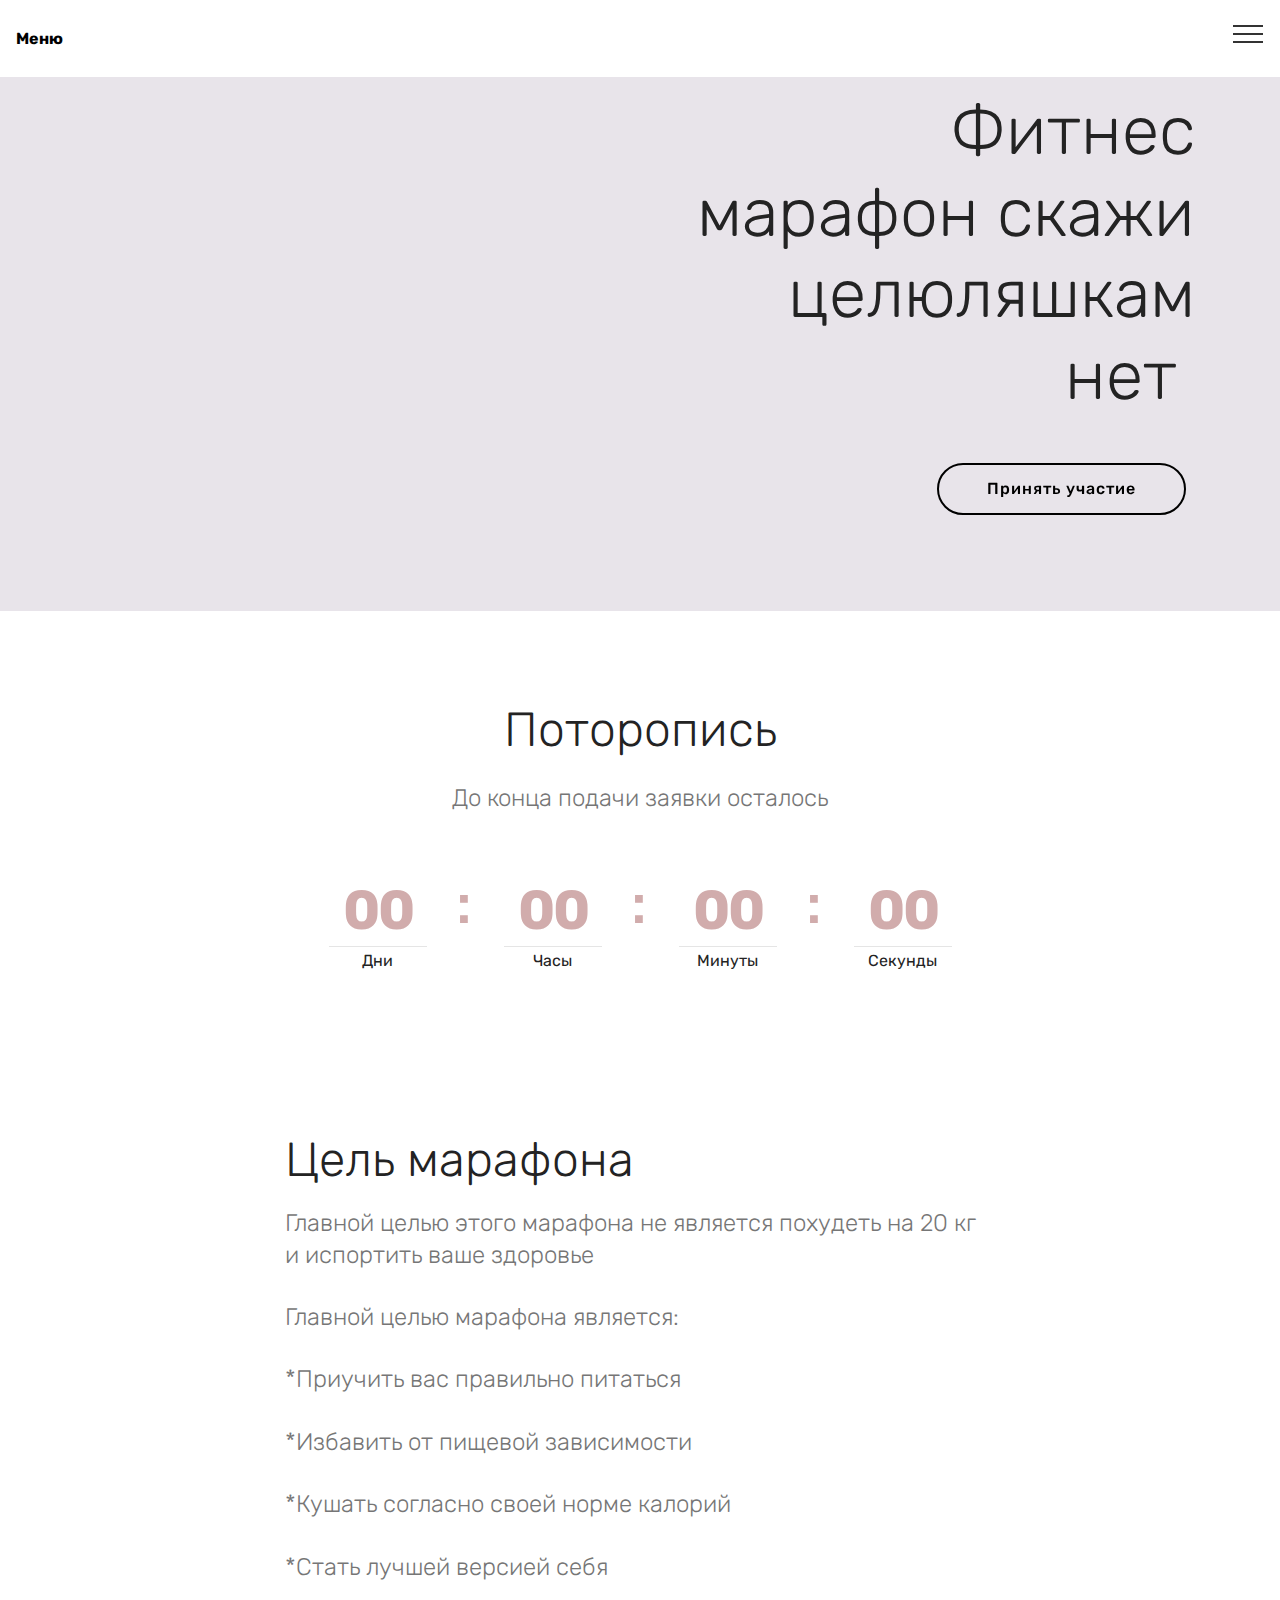
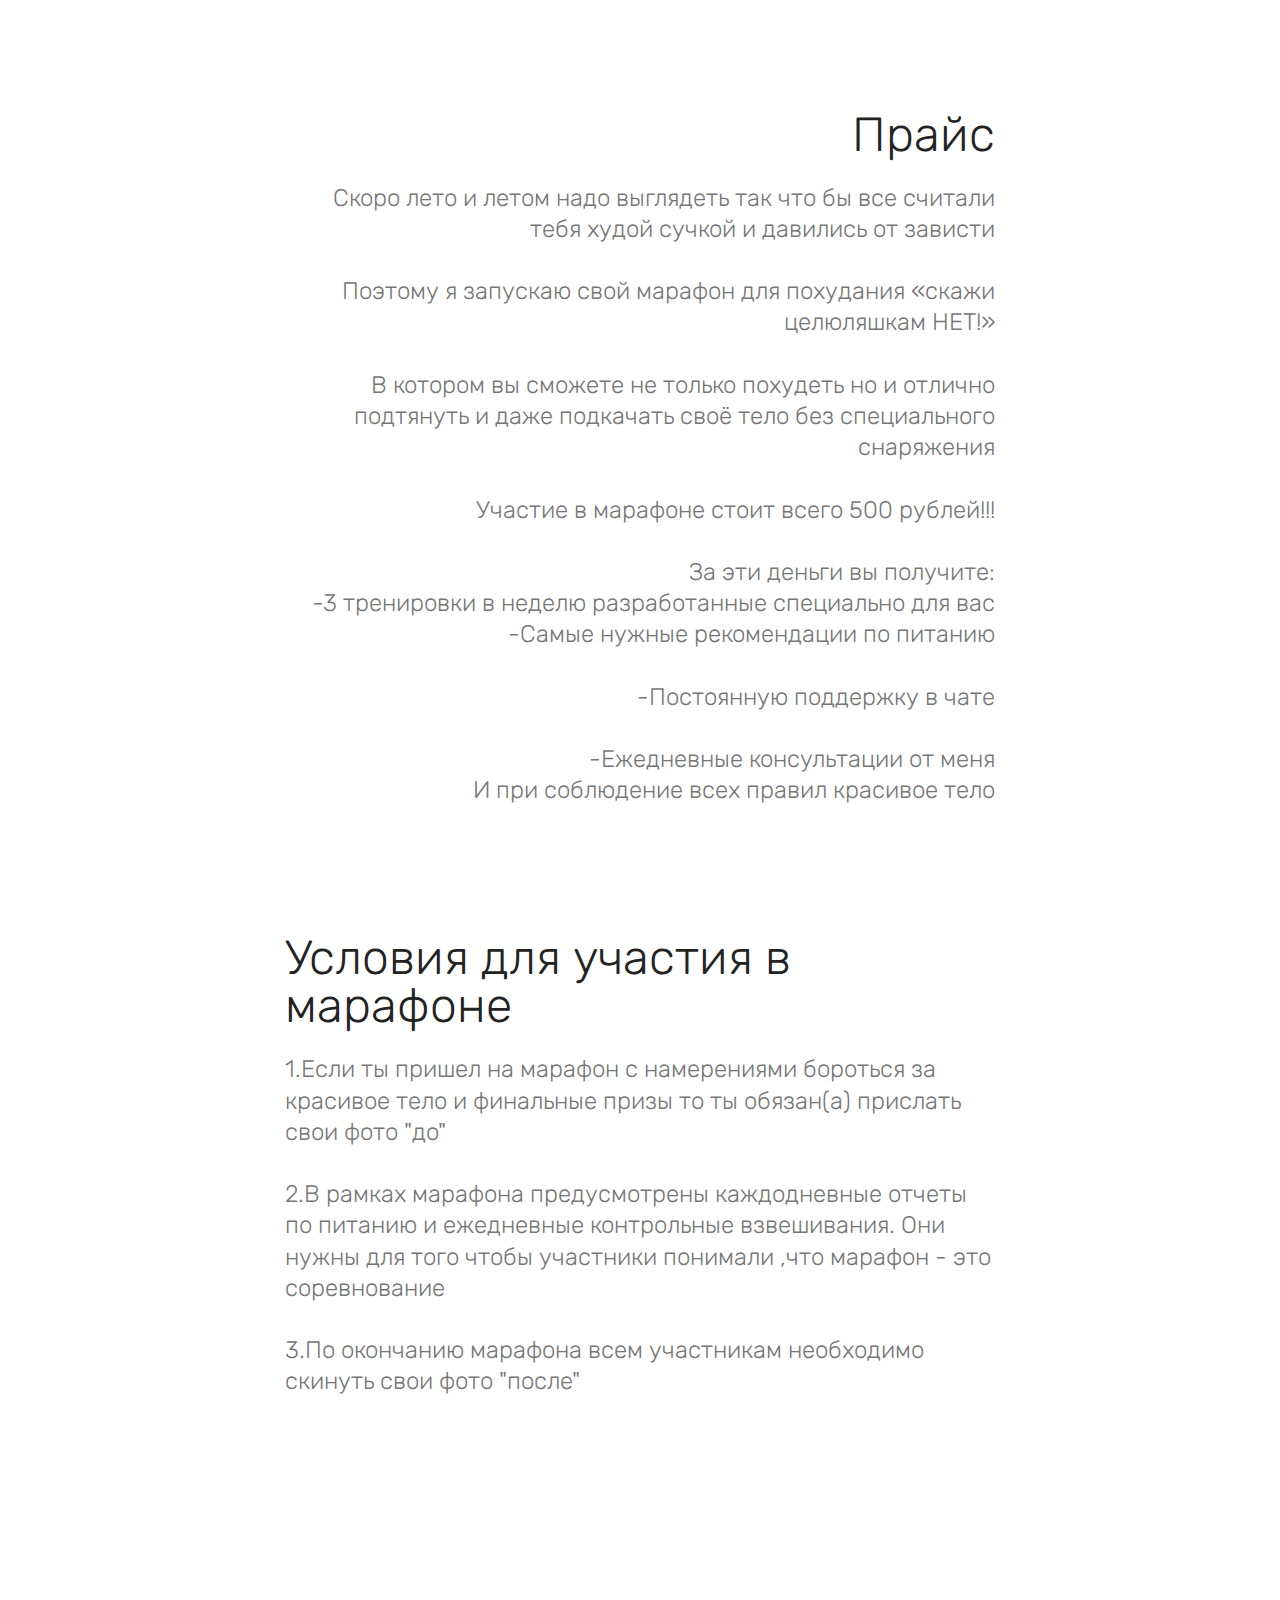
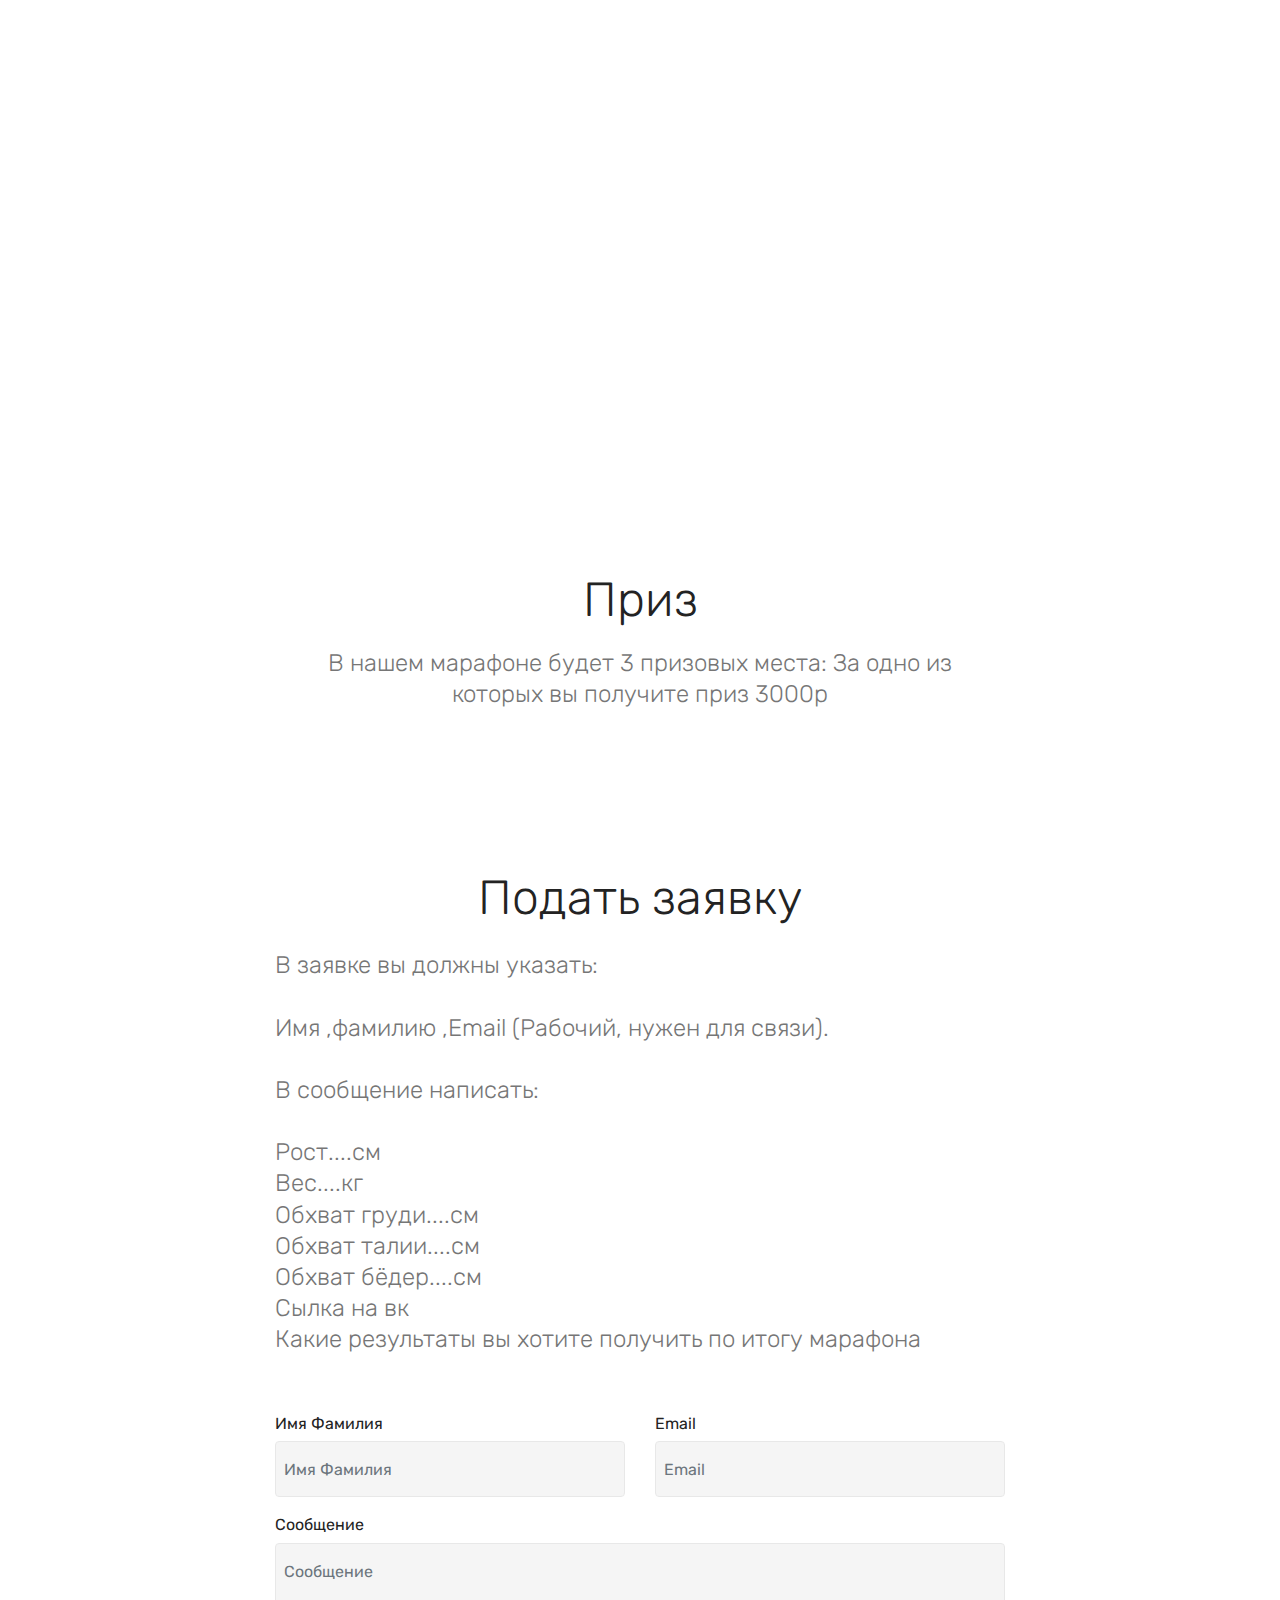
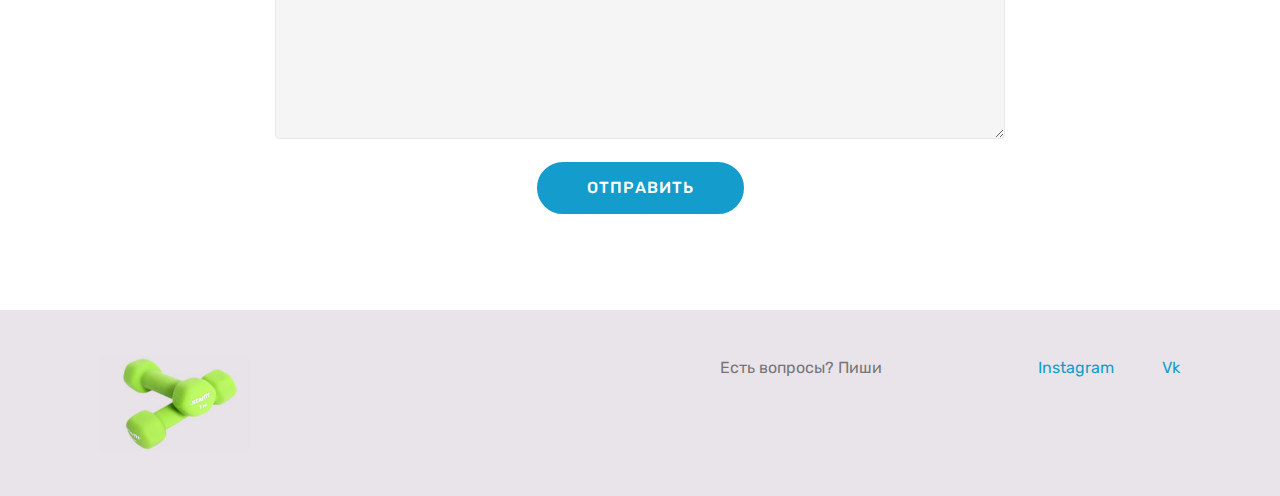
<file: index.html>
<!DOCTYPE html>
<html >
<head>
  <!-- Site made with Mobirise Website Builder v4.9.3, https://mobirise.com -->
  <meta charset="UTF-8">
  <meta http-equiv="X-UA-Compatible" content="IE=edge">
  <meta name="generator" content="Mobirise v4.9.3, mobirise.com">
  <meta name="viewport" content="width=device-width, initial-scale=1, minimum-scale=1">
  <link rel="shortcut icon" href="assets/images/logo2.png" type="image/x-icon">
  <meta name="description" content="">
  <title>Home</title>
  <link rel="stylesheet" href="assets/tether/tether.min.css">
  <link rel="stylesheet" href="assets/bootstrap/css/bootstrap.min.css">
  <link rel="stylesheet" href="assets/bootstrap/css/bootstrap-grid.min.css">
  <link rel="stylesheet" href="assets/bootstrap/css/bootstrap-reboot.min.css">
  <link rel="stylesheet" href="assets/socicon/css/styles.css">
  <link rel="stylesheet" href="assets/dropdown/css/style.css">
  <link rel="stylesheet" href="assets/theme/css/style.css">
  <link rel="stylesheet" href="assets/mobirise/css/mbr-additional.css" type="text/css">
  
  
  
</head>
<body>
  <section class="menu cid-rjxhhNgcNr" once="menu" id="menu2-f">

    

    <nav class="navbar navbar-expand beta-menu navbar-dropdown align-items-center navbar-fixed-top collapsed">
        <button class="navbar-toggler navbar-toggler-right" type="button" data-toggle="collapse" data-target="#navbarSupportedContent" aria-controls="navbarSupportedContent" aria-expanded="false" aria-label="Toggle navigation">
            <div class="hamburger">
                <span></span>
                <span></span>
                <span></span>
                <span></span>
            </div>
        </button>
        <div class="menu-logo">
            <div class="navbar-brand">
                
                <span class="navbar-caption-wrap"><a class="navbar-caption text-black display-4" href="https://mobirise.co">Меню</a></span>
            </div>
        </div>
        <div class="collapse navbar-collapse" id="navbarSupportedContent">
            <ul class="navbar-nav nav-dropdown" data-app-modern-menu="true"><li class="nav-item">
                    <a class="nav-link link text-black display-4" href="index.html#content4-4">
                        Цель марафона</a>
                </li>
                <li class="nav-item">
                    <a class="nav-link link text-black display-4" href="index.html#content4-6">
                        Прайс</a>
                </li><li class="nav-item"><a class="nav-link link text-black display-4" href="index.html#content4-7">
                        Условия для участия</a></li><li class="nav-item"><a class="nav-link link text-black display-4" href="index.html#content4-9">
                        Приз</a></li></ul>
            <div class="navbar-buttons mbr-section-btn"><a class="btn btn-sm btn-black-outline display-4" href="index.html#footer5-e">Есть вопросы ?</a></div>
        </div>
    </nav>
</section>

<section class="engine"><a href="https://mobirise.info/w">free html5 templates</a></section><section class="header7 cid-rjxbTzgdA0 mbr-parallax-background" id="header7-2">

    

    

    <div class="container">
        <div class="media-container-row">

            <div class="media-content align-right">
                <h1 class="mbr-section-title mbr-white pb-3 mbr-fonts-style display-1">Фитнес марафон скажи целюляшкам нет&nbsp;</h1>
                <div class="mbr-section-text mbr-white pb-3">
                    
                </div>
                <div class="mbr-section-btn"><a class="btn btn-md btn-black-outline display-4" href="index.html#form1-a">Принять участие</a></div>
            </div>

            <div class="mbr-figure" style="width: 100%;"><iframe class="mbr-embedded-video" src="https://www.youtube.com/embed/inrgWk1QDHM?rel=0&amp;amp;showinfo=0&amp;autoplay=0&amp;loop=0" width="1280" height="720" frameborder="0" allowfullscreen></iframe></div>

        </div>
    </div>
</section>

<section class="countdown1 cid-rjxd9kp6Wy" id="countdown1-5">
    
    
    
    <div class="container ">
        <h2 class="mbr-section-title pb-3 align-center mbr-fonts-style display-2">
            Поторопись</h2>
        <h3 class="mbr-section-subtitle align-center mbr-fonts-style display-5">До конца подачи заявки осталось</h3>
        
    </div>
    <div class="container countdown-cont align-center">
        <div class="daysCountdown" title="Дни"></div>
        <div class="hoursCountdown" title="Часы"></div> 
        <div class="minutesCountdown" title="Минуты"></div> 
        <div class="secondsCountdown" title="Секунды"></div>
        <div class="countdown pt-5 mt-2" data-due-date="2019/04/01"> 
        </div>
    </div>
</section>

<section class="mbr-section content4 cid-rjxcOPCsTZ" id="content4-4">

    

    <div class="container">
        <div class="media-container-row">
            <div class="title col-12 col-md-8">
                <h2 class="align-center pb-3 mbr-fonts-style display-2">Цель марафона</h2>
                <h3 class="mbr-section-subtitle align-center mbr-light mbr-fonts-style display-5">Главной целью этого марафона не является похудеть на 20 кг и испортить ваше здоровье<br><br><div>Главной целью марафона является:</div><br><div><span style="font-size: 1.5rem;">*Приучить вас правильно питаться</span></div><div>
</div><div>
</div><div><br></div><div>*Избавить от пищевой зависимости
</div><div>
</div><div>
</div><div><br></div><div>*Кушать согласно своей норме калорий
</div><div>
</div><div>
</div><div><br></div><div>*Стать лучшей версией себя</div></h3>
                
            </div>
        </div>
    </div>
</section>

<section class="mbr-section content4 cid-rjxdPGUxK7" id="content4-6">

    

    <div class="container">
        <div class="media-container-row">
            <div class="title col-12 col-md-8">
                <h2 class="align-center pb-3 mbr-fonts-style display-2">
                    Прайс
                </h2>
                <h3 class="mbr-section-subtitle align-center mbr-light mbr-fonts-style display-5">Скоро лето и летом надо выглядеть так что бы все считали тебя худой сучкой и давились от зависти <br>
<br><div>Поэтому я запускаю свой марафон для похудания «скажи целюляшкам НЕТ!» 
</div><br><div><span style="font-size: 1.5rem;"></span></div><div>В котором вы сможете не только похудеть но и отлично подтянуть и даже подкачать своё тело без специального снаряжения 
</div><br><div><span style="font-size: 1.5rem;"></span></div><div>Участие  в марафоне стоит всего 500 рублей!!!
</div><br><div><span style="font-size: 1.5rem;"></span></div><div>За эти деньги вы получите:
</div><div>
</div><div>-3 тренировки в неделю разработанные специально для вас
</div><div>-Самые нужные рекомендации по питанию</div><div><br></div><div>
</div><div>-Постоянную поддержку в чате</div><div><br></div><div> 
</div><div>-Ежедневные консультации от меня</div><div> 
</div><div>И при соблюдение всех правил красивое тело</div></h3>
                
            </div>
        </div>
    </div>
</section>

<section class="mbr-section content4 cid-rjxdXD6W3q" id="content4-7">

    

    <div class="container">
        <div class="media-container-row">
            <div class="title col-12 col-md-8">
                <h2 class="align-center pb-3 mbr-fonts-style display-2">Условия для участия в марафоне<br></h2>
                <h3 class="mbr-section-subtitle align-center mbr-light mbr-fonts-style display-5">1.Если ты пришел на марафон с намерениями бороться за красивое тело и финальные призы то ты обязан(а) прислать свои фото "до"
<div>
</div><div>
</div><div><br></div><div>2.В рамках марафона предусмотрены каждодневные отчеты по питанию и ежедневные контрольные взвешивания. Они нужны для того чтобы участники понимали ,что марафон - это соревнование
</div><div>
</div><div>
</div><div><br></div><div>3.По окончанию марафона всем участникам необходимо скинуть свои фото "после"
</div><div><br></div></h3>
                
            </div>
        </div>
    </div>
</section>

<section class="cid-rjxe4NBwOM" id="video3-8">

    
    
    <figure class="mbr-figure align-center container">
        <div class="video-block" style="width: 80%;">
            <div><iframe class="mbr-embedded-video" src="https://www.youtube.com/embed/abXaW09VKO4?rel=0&amp;amp;showinfo=0&amp;autoplay=0&amp;loop=0" width="1280" height="720" frameborder="0" allowfullscreen></iframe></div>
        </div>
    </figure>
</section>

<section class="mbr-section content4 cid-rjxe9sFQuG" id="content4-9">

    

    <div class="container">
        <div class="media-container-row">
            <div class="title col-12 col-md-8">
                <h2 class="align-center pb-3 mbr-fonts-style display-2">
                    Приз
                </h2>
                <h3 class="mbr-section-subtitle align-center mbr-light mbr-fonts-style display-5">В нашем марафоне будет 3 призовых места: За одно из которых вы получите приз 3000р</h3>
                
            </div>
        </div>
    </div>
</section>

<section class="mbr-section form1 cid-rjxegS3RhE" id="form1-a">

    

    
    <div class="container">
        <div class="row justify-content-center">
            <div class="title col-12 col-lg-8">
                <h2 class="mbr-section-title align-center pb-3 mbr-fonts-style display-2">Подать заявку</h2>
                <h3 class="mbr-section-subtitle align-center mbr-light pb-3 mbr-fonts-style display-5">В заявке вы должны указать:<br><br>
<div>
</div><div>Имя ,фамилию ,Email (Рабочий, нужен для связи).
</div><div>
</div><div><br></div><div>В сообщение написать:
</div><div><br></div><div>Рост....см
</div><div>Вес....кг
</div><div>Обхват груди....см
</div><div>Обхват талии....см
</div><div>Обхват бёдер....см
</div><div>Сылка на вк
</div><div>Какие результаты вы хотите получить по итогу марафона</div></h3>
            </div>
        </div>
    </div>
    <div class="container">
        <div class="row justify-content-center">
            <div class="media-container-column col-lg-8" data-form-type="formoid">
                    <div data-form-alert="" hidden="">Спасибо за заполнение анкеты! Ждите, вам напишут</div>
            
                    <form class="mbr-form" action="https://mobirise.com/" method="post" data-form-title="Mobirise Form"><input type="hidden" name="email" data-form-email="true" value="TYCYEmnlwnU6FKEfijYXqFF/zkSethJOkzfUBstV+7Q6oI2fPSvkNYitrp2c5qFqvG+DZmuVrBdWJhkRZjIDZC6M72aaDMorhLHKRWFanP2+HZsbeRMzmr1Hvar5Hck/">
                        <div class="row row-sm-offset">
                            <div class="col-md-4 multi-horizontal" data-for="name">
                                <div class="form-group">
                                    <label class="form-control-label mbr-fonts-style display-7" for="name-form1-a">Имя Фамилия</label>
                                    <input type="text" class="form-control" name="name" data-form-field="Name" required="" placeholder="Имя Фамилия" id="name-form1-a">
                                </div>
                            </div>
                            <div class="col-md-4 multi-horizontal" data-for="email">
                                <div class="form-group">
                                    <label class="form-control-label mbr-fonts-style display-7" for="email-form1-a">Email</label>
                                    <input type="email" class="form-control" name="email" data-form-field="Email" required="" placeholder="Email" id="email-form1-a">
                                </div>
                            </div>
                            
                        </div>
                        <div class="form-group" data-for="message">
                            <label class="form-control-label mbr-fonts-style display-7" for="message-form1-a">Сообщение</label>
                            <textarea type="text" class="form-control" name="message" rows="7" data-form-field="Message" placeholder="Сообщение" id="message-form1-a"></textarea>
                        </div>
            
                        <span class="input-group-btn"><button href="" type="submit" class="btn btn-primary btn-form display-4">ОТПРАВИТЬ</button></span>
                    </form>
            </div>
        </div>
    </div>
</section>

<section class="cid-rjxfulgmxv" id="footer5-e">

    

    

    <div class="container">
        <div class="media-container-row">
            <div class="col-md-3">
                <div class="media-wrap">
                    <a href="https://mobirise.co/">
                       <img src="assets/images/-302x221.jpg" alt="Mobirise" title="">
                    </a>
                </div>
            </div>
            <div class="col-md-9">
                <p class="mbr-text align-right links mbr-fonts-style display-7">Есть вопросы? Пиши &nbsp; &nbsp; &nbsp; &nbsp; &nbsp; &nbsp; &nbsp; &nbsp; &nbsp; &nbsp; &nbsp; &nbsp; &nbsp; &nbsp; &nbsp; &nbsp; &nbsp; &nbsp; &nbsp; <a href="https://www.instagram.com/atla.ntis/">Instagram</a>&nbsp; &nbsp; &nbsp; &nbsp; &nbsp; &nbsp; <a href="https://vk.com/id235802628">Vk</a></p>
            </div>
        </div>
        
    </div>
</section>


  <script src="assets/web/assets/jquery/jquery.min.js"></script>
  <script src="assets/popper/popper.min.js"></script>
  <script src="assets/tether/tether.min.js"></script>
  <script src="assets/bootstrap/js/bootstrap.min.js"></script>
  <script src="assets/smoothscroll/smooth-scroll.js"></script>
  <script src="assets/dropdown/js/script.min.js"></script>
  <script src="assets/touchswipe/jquery.touch-swipe.min.js"></script>
  <script src="assets/parallax/jarallax.min.js"></script>
  <script src="assets/countdown/jquery.countdown.min.js"></script>
  <script src="assets/theme/js/script.js"></script>
  <script src="assets/formoid/formoid.min.js"></script>
  
  
</body>
</html>
</file>
<file: assets/socicon/css/styles.css>
@charset "UTF-8";

@font-face {
  font-family: "socicon";
  src:url("../fonts/socicon.eot");
  src:url("../fonts/socicon.eot?#iefix") format("embedded-opentype"),
    url("../fonts/socicon.woff") format("woff"),
    url("../fonts/socicon.ttf") format("truetype"),
    url("../fonts/socicon.svg#socicon") format("svg");
  font-weight: normal;
  font-style: normal;

}

[data-icon]:before {
  font-family: "socicon" !important;
  content: attr(data-icon);
  font-style: normal !important;
  font-weight: normal !important;
  font-variant: normal !important;
  text-transform: none !important;
  speak: none;
  line-height: 1;
  -webkit-font-smoothing: antialiased;
  -moz-osx-font-smoothing: grayscale;
}

[class^="socicon-"]:before,
[class*=" socicon-"]:before {
  font-family: "socicon" !important;
  font-style: normal !important;
  font-weight: normal !important;
  font-variant: normal !important;
  text-transform: none !important;
  speak: none;
  line-height: 1;
  -webkit-font-smoothing: antialiased;
  -moz-osx-font-smoothing: grayscale;
}

.socicon-modelmayhem:before {
  content: "\e000";
}
.socicon-mixcloud:before {
  content: "\e001";
}
.socicon-drupal:before {
  content: "\e002";
}
.socicon-swarm:before {
  content: "\e003";
}
.socicon-istock:before {
  content: "\e004";
}
.socicon-yammer:before {
  content: "\e005";
}
.socicon-ello:before {
  content: "\e006";
}
.socicon-stackoverflow:before {
  content: "\e007";
}
.socicon-persona:before {
  content: "\e008";
}
.socicon-triplej:before {
  content: "\e009";
}
.socicon-houzz:before {
  content: "\e00a";
}
.socicon-rss:before {
  content: "\e00b";
}
.socicon-paypal:before {
  content: "\e00c";
}
.socicon-odnoklassniki:before {
  content: "\e00d";
}
.socicon-airbnb:before {
  content: "\e00e";
}
.socicon-periscope:before {
  content: "\e00f";
}
.socicon-outlook:before {
  content: "\e010";
}
.socicon-coderwall:before {
  content: "\e011";
}
.socicon-tripadvisor:before {
  content: "\e012";
}
.socicon-appnet:before {
  content: "\e013";
}
.socicon-goodreads:before {
  content: "\e014";
}
.socicon-tripit:before {
  content: "\e015";
}
.socicon-lanyrd:before {
  content: "\e016";
}
.socicon-slideshare:before {
  content: "\e017";
}
.socicon-buffer:before {
  content: "\e018";
}
.socicon-disqus:before {
  content: "\e019";
}
.socicon-vkontakte:before {
  content: "\e01a";
}
.socicon-whatsapp:before {
  content: "\e01b";
}
.socicon-patreon:before {
  content: "\e01c";
}
.socicon-storehouse:before {
  content: "\e01d";
}
.socicon-pocket:before {
  content: "\e01e";
}
.socicon-mail:before {
  content: "\e01f";
}
.socicon-blogger:before {
  content: "\e020";
}
.socicon-technorati:before {
  content: "\e021";
}
.socicon-reddit:before {
  content: "\e022";
}
.socicon-dribbble:before {
  content: "\e023";
}
.socicon-stumbleupon:before {
  content: "\e024";
}
.socicon-digg:before {
  content: "\e025";
}
.socicon-envato:before {
  content: "\e026";
}
.socicon-behance:before {
  content: "\e027";
}
.socicon-delicious:before {
  content: "\e028";
}
.socicon-deviantart:before {
  content: "\e029";
}
.socicon-forrst:before {
  content: "\e02a";
}
.socicon-play:before {
  content: "\e02b";
}
.socicon-zerply:before {
  content: "\e02c";
}
.socicon-wikipedia:before {
  content: "\e02d";
}
.socicon-apple:before {
  content: "\e02e";
}
.socicon-flattr:before {
  content: "\e02f";
}
.socicon-github:before {
  content: "\e030";
}
.socicon-renren:before {
  content: "\e031";
}
.socicon-friendfeed:before {
  content: "\e032";
}
.socicon-newsvine:before {
  content: "\e033";
}
.socicon-identica:before {
  content: "\e034";
}
.socicon-bebo:before {
  content: "\e035";
}
.socicon-zynga:before {
  content: "\e036";
}
.socicon-steam:before {
  content: "\e037";
}
.socicon-xbox:before {
  content: "\e038";
}
.socicon-windows:before {
  content: "\e039";
}
.socicon-qq:before {
  content: "\e03a";
}
.socicon-douban:before {
  content: "\e03b";
}
.socicon-meetup:before {
  content: "\e03c";
}
.socicon-playstation:before {
  content: "\e03d";
}
.socicon-android:before {
  content: "\e03e";
}
.socicon-snapchat:before {
  content: "\e03f";
}
.socicon-twitter:before {
  content: "\e040";
}
.socicon-facebook:before {
  content: "\e041";
}
.socicon-googleplus:before {
  content: "\e042";
}
.socicon-pinterest:before {
  content: "\e043";
}
.socicon-foursquare:before {
  content: "\e044";
}
.socicon-yahoo:before {
  content: "\e045";
}
.socicon-skype:before {
  content: "\e046";
}
.socicon-yelp:before {
  content: "\e047";
}
.socicon-feedburner:before {
  content: "\e048";
}
.socicon-linkedin:before {
  content: "\e049";
}
.socicon-viadeo:before {
  content: "\e04a";
}
.socicon-xing:before {
  content: "\e04b";
}
.socicon-myspace:before {
  content: "\e04c";
}
.socicon-soundcloud:before {
  content: "\e04d";
}
.socicon-spotify:before {
  content: "\e04e";
}
.socicon-grooveshark:before {
  content: "\e04f";
}
.socicon-lastfm:before {
  content: "\e050";
}
.socicon-youtube:before {
  content: "\e051";
}
.socicon-vimeo:before {
  content: "\e052";
}
.socicon-dailymotion:before {
  content: "\e053";
}
.socicon-vine:before {
  content: "\e054";
}
.socicon-flickr:before {
  content: "\e055";
}
.socicon-500px:before {
  content: "\e056";
}
.socicon-wordpress:before {
  content: "\e058";
}
.socicon-tumblr:before {
  content: "\e059";
}
.socicon-twitch:before {
  content: "\e05a";
}
.socicon-8tracks:before {
  content: "\e05b";
}
.socicon-amazon:before {
  content: "\e05c";
}
.socicon-icq:before {
  content: "\e05d";
}
.socicon-smugmug:before {
  content: "\e05e";
}
.socicon-ravelry:before {
  content: "\e05f";
}
.socicon-weibo:before {
  content: "\e060";
}
.socicon-baidu:before {
  content: "\e061";
}
.socicon-angellist:before {
  content: "\e062";
}
.socicon-ebay:before {
  content: "\e063";
}
.socicon-imdb:before {
  content: "\e064";
}
.socicon-stayfriends:before {
  content: "\e065";
}
.socicon-residentadvisor:before {
  content: "\e066";
}
.socicon-google:before {
  content: "\e067";
}
.socicon-yandex:before {
  content: "\e068";
}
.socicon-sharethis:before {
  content: "\e069";
}
.socicon-bandcamp:before {
  content: "\e06a";
}
.socicon-itunes:before {
  content: "\e06b";
}
.socicon-deezer:before {
  content: "\e06c";
}
.socicon-telegram:before {
  content: "\e06e";
}
.socicon-openid:before {
  content: "\e06f";
}
.socicon-amplement:before {
  content: "\e070";
}
.socicon-viber:before {
  content: "\e071";
}
.socicon-zomato:before {
  content: "\e072";
}
.socicon-draugiem:before {
  content: "\e074";
}
.socicon-endomodo:before {
  content: "\e075";
}
.socicon-filmweb:before {
  content: "\e076";
}
.socicon-stackexchange:before {
  content: "\e077";
}
.socicon-wykop:before {
  content: "\e078";
}
.socicon-teamspeak:before {
  content: "\e079";
}
.socicon-teamviewer:before {
  content: "\e07a";
}
.socicon-ventrilo:before {
  content: "\e07b";
}
.socicon-younow:before {
  content: "\e07c";
}
.socicon-raidcall:before {
  content: "\e07d";
}
.socicon-mumble:before {
  content: "\e07e";
}
.socicon-medium:before {
  content: "\e06d";
}
.socicon-bebee:before {
  content: "\e07f";
}
.socicon-hitbox:before {
  content: "\e080";
}
.socicon-reverbnation:before {
  content: "\e081";
}
.socicon-formulr:before {
  content: "\e082";
}
.socicon-instagram:before {
  content: "\e057";
}
.socicon-battlenet:before {
  content: "\e083";
}
.socicon-chrome:before {
  content: "\e084";
}
.socicon-discord:before {
  content: "\e086";
}
.socicon-issuu:before {
  content: "\e087";
}
.socicon-macos:before {
  content: "\e088";
}
.socicon-firefox:before {
  content: "\e089";
}
.socicon-opera:before {
  content: "\e08d";
}
.socicon-keybase:before {
  content: "\e090";
}
.socicon-alliance:before {
  content: "\e091";
}
.socicon-livejournal:before {
  content: "\e092";
}
.socicon-googlephotos:before {
  content: "\e093";
}
.socicon-horde:before {
  content: "\e094";
}
.socicon-etsy:before {
  content: "\e095";
}
.socicon-zapier:before {
  content: "\e096";
}
.socicon-google-scholar:before {
  content: "\e097";
}
.socicon-researchgate:before {
  content: "\e098";
}
.socicon-wechat:before {
  content: "\e099";
}
.socicon-strava:before {
  content: "\e09a";
}
.socicon-line:before {
  content: "\e09b";
}
.socicon-lyft:before {
  content: "\e09c";
}
.socicon-uber:before {
  content: "\e09d";
}
.socicon-songkick:before {
  content: "\e09e";
}
.socicon-viewbug:before {
  content: "\e09f";
}
.socicon-googlegroups:before {
  content: "\e0a0";
}
.socicon-quora:before {
  content: "\e073";
}
.socicon-diablo:before {
  content: "\e085";
}
.socicon-blizzard:before {
  content: "\e0a1";
}
.socicon-hearthstone:before {
  content: "\e08b";
}
.socicon-heroes:before {
  content: "\e08a";
}
.socicon-overwatch:before {
  content: "\e08c";
}
.socicon-warcraft:before {
  content: "\e08e";
}
.socicon-starcraft:before {
  content: "\e08f";
}
.socicon-beam:before {
  content: "\e0a2";
}
.socicon-curse:before {
  content: "\e0a3";
}
.socicon-player:before {
  content: "\e0a4";
}
.socicon-streamjar:before {
  content: "\e0a5";
}
.socicon-nintendo:before {
  content: "\e0a6";
}
.socicon-hellocoton:before {
  content: "\e0a7";
}
</file>
<file: assets/dropdown/css/style.css>
.navbar-dropdown {
  left: 0;
  padding: 0;
  position: absolute;
  right: 0;
  top: 0;
  transition: all 0.45s ease;
  z-index: 1030;
  background: #282828; }
  .navbar-dropdown .navbar-logo {
    margin-right: 0.8rem;
    transition: margin 0.3s ease-in-out;
    vertical-align: middle; }
    .navbar-dropdown .navbar-logo img {
      height: 3.125rem;
      transition: all 0.3s ease-in-out; }
    .navbar-dropdown .navbar-logo.mbr-iconfont {
      font-size: 3.125rem;
      line-height: 3.125rem; }
  .navbar-dropdown .navbar-caption {
    font-weight: 700;
    white-space: normal;
    vertical-align: -4px;
    line-height: 3.125rem !important; }
    .navbar-dropdown .navbar-caption, .navbar-dropdown .navbar-caption:hover {
      color: inherit;
      text-decoration: none; }
  .navbar-dropdown .mbr-iconfont + .navbar-caption {
    vertical-align: -1px; }
  .navbar-dropdown.navbar-fixed-top {
    position: fixed; }
  .navbar-dropdown .navbar-brand span {
    vertical-align: -4px; }
  .navbar-dropdown.bg-color.transparent {
    background: none; }
  .navbar-dropdown.navbar-short .navbar-brand {
    padding: 0.625rem 0; }
    .navbar-dropdown.navbar-short .navbar-brand span {
      vertical-align: -1px; }
  .navbar-dropdown.navbar-short .navbar-caption {
    line-height: 2.375rem !important;
    vertical-align: -2px; }
  .navbar-dropdown.navbar-short .navbar-logo {
    margin-right: 0.5rem; }
    .navbar-dropdown.navbar-short .navbar-logo img {
      height: 2.375rem; }
    .navbar-dropdown.navbar-short .navbar-logo.mbr-iconfont {
      font-size: 2.375rem;
      line-height: 2.375rem; }
  .navbar-dropdown.navbar-short .mbr-table-cell {
    height: 3.625rem; }
  .navbar-dropdown .navbar-close {
    left: 0.6875rem;
    position: fixed;
    top: 0.75rem;
    z-index: 1000; }
  .navbar-dropdown .hamburger-icon {
    content: "";
    display: inline-block;
    vertical-align: middle;
    width: 16px;
    -webkit-box-shadow: 0 -6px 0 1px #282828,0 0 0 1px #282828,0 6px 0 1px #282828;
    -moz-box-shadow: 0 -6px 0 1px #282828,0 0 0 1px #282828,0 6px 0 1px #282828;
    box-shadow: 0 -6px 0 1px #282828,0 0 0 1px #282828,0 6px 0 1px #282828; }

.dropdown-menu .dropdown-toggle[data-toggle="dropdown-submenu"]::after {
  border-bottom: 0.35em solid transparent;
  border-left: 0.35em solid;
  border-right: 0;
  border-top: 0.35em solid transparent;
  margin-left: 0.3rem; }

.dropdown-menu .dropdown-item:focus {
  outline: 0; }

.nav-dropdown {
  font-size: 0.75rem;
  font-weight: 500;
  height: auto !important; }
  .nav-dropdown .nav-btn {
    padding-left: 1rem; }
  .nav-dropdown .link {
    margin: .667em 1.667em;
    font-weight: 500;
    padding: 0;
    transition: color .2s ease-in-out; }
    .nav-dropdown .link.dropdown-toggle {
      margin-right: 2.583em; }
      .nav-dropdown .link.dropdown-toggle::after {
        margin-left: .25rem;
        border-top: 0.35em solid;
        border-right: 0.35em solid transparent;
        border-left: 0.35em solid transparent;
        border-bottom: 0; }
      .nav-dropdown .link.dropdown-toggle[aria-expanded="true"] {
        margin: 0;
        padding: 0.667em 3.263em  0.667em 1.667em; }
  .nav-dropdown .link::after,
  .nav-dropdown .dropdown-item::after {
    color: inherit; }
  .nav-dropdown .btn {
    font-size: 0.75rem;
    font-weight: 700;
    letter-spacing: 0;
    margin-bottom: 0;
    padding-left: 1.25rem;
    padding-right: 1.25rem; }
  .nav-dropdown .dropdown-menu {
    border-radius: 0;
    border: 0;
    left: 0;
    margin: 0;
    padding-bottom: 1.25rem;
    padding-top: 1.25rem;
    position: relative; }
  .nav-dropdown .dropdown-submenu {
    margin-left: 0.125rem;
    top: 0; }
  .nav-dropdown .dropdown-item {
    font-weight: 500;
    line-height: 2;
    padding: 0.3846em 4.615em 0.3846em 1.5385em;
    position: relative;
    transition: color .2s ease-in-out, background-color .2s ease-in-out; }
    .nav-dropdown .dropdown-item::after {
      margin-top: -0.3077em;
      position: absolute;
      right: 1.1538em;
      top: 50%; }
    .nav-dropdown .dropdown-item:focus, .nav-dropdown .dropdown-item:hover {
      background: none; }

@media (max-width: 767px) {
  .nav-dropdown.navbar-toggleable-sm {
    bottom: 0;
    display: none;
    left: 0;
    overflow-x: hidden;
    position: fixed;
    top: 0;
    transform: translateX(-100%);
    -ms-transform: translateX(-100%);
    -webkit-transform: translateX(-100%);
    width: 18.75rem;
    z-index: 999; } }
.nav-dropdown.navbar-toggleable-xl {
  bottom: 0;
  display: none;
  left: 0;
  overflow-x: hidden;
  position: fixed;
  top: 0;
  transform: translateX(-100%);
  -ms-transform: translateX(-100%);
  -webkit-transform: translateX(-100%);
  width: 18.75rem;
  z-index: 999; }

.nav-dropdown-sm {
  display: block !important;
  overflow-x: hidden;
  overflow: auto;
  padding-top: 3.875rem; }
  .nav-dropdown-sm::after {
    content: "";
    display: block;
    height: 3rem;
    width: 100%; }
  .nav-dropdown-sm.collapse.in ~ .navbar-close {
    display: block !important; }
  .nav-dropdown-sm.collapsing, .nav-dropdown-sm.collapse.in {
    transform: translateX(0);
    -ms-transform: translateX(0);
    -webkit-transform: translateX(0);
    transition: all 0.25s ease-out;
    -webkit-transition: all 0.25s ease-out;
    background: #282828; }
  .nav-dropdown-sm.collapsing[aria-expanded="false"] {
    transform: translateX(-100%);
    -ms-transform: translateX(-100%);
    -webkit-transform: translateX(-100%); }
  .nav-dropdown-sm .nav-item {
    display: block;
    margin-left: 0 !important;
    padding-left: 0; }
  .nav-dropdown-sm .link,
  .nav-dropdown-sm .dropdown-item {
    border-top: 1px dotted rgba(255, 255, 255, 0.1);
    font-size: 0.8125rem;
    line-height: 1.6;
    margin: 0 !important;
    padding: 0.875rem 2.4rem 0.875rem 1.5625rem !important;
    position: relative;
    white-space: normal; }
    .nav-dropdown-sm .link:focus, .nav-dropdown-sm .link:hover,
    .nav-dropdown-sm .dropdown-item:focus,
    .nav-dropdown-sm .dropdown-item:hover {
      background: rgba(0, 0, 0, 0.2) !important;
      color: #c0a375; }
  .nav-dropdown-sm .nav-btn {
    position: relative;
    padding: 1.5625rem 1.5625rem 0 1.5625rem; }
    .nav-dropdown-sm .nav-btn::before {
      border-top: 1px dotted rgba(255, 255, 255, 0.1);
      content: "";
      left: 0;
      position: absolute;
      top: 0;
      width: 100%; }
    .nav-dropdown-sm .nav-btn + .nav-btn {
      padding-top: 0.625rem; }
      .nav-dropdown-sm .nav-btn + .nav-btn::before {
        display: none; }
  .nav-dropdown-sm .btn {
    padding: 0.625rem 0; }
  .nav-dropdown-sm .dropdown-toggle[data-toggle="dropdown-submenu"]::after {
    margin-left: .25rem;
    border-top: 0.35em solid;
    border-right: 0.35em solid transparent;
    border-left: 0.35em solid transparent;
    border-bottom: 0; }
  .nav-dropdown-sm .dropdown-toggle[data-toggle="dropdown-submenu"][aria-expanded="true"]::after {
    border-top: 0;
    border-right: 0.35em solid transparent;
    border-left: 0.35em solid transparent;
    border-bottom: 0.35em solid; }
  .nav-dropdown-sm .dropdown-menu {
    margin: 0;
    padding: 0;
    position: relative;
    top: 0;
    left: 0;
    width: 100%;
    border: 0;
    float: none;
    border-radius: 0;
    background: none; }
  .nav-dropdown-sm .dropdown-submenu {
    left: 100%;
    margin-left: 0.125rem;
    margin-top: -1.25rem;
    top: 0; }

.navbar-toggleable-sm .nav-dropdown .dropdown-menu {
  position: absolute; }

.navbar-toggleable-sm .nav-dropdown .dropdown-submenu {
  left: 100%;
  margin-left: 0.125rem;
  margin-top: -1.25rem;
  top: 0; }

.navbar-toggleable-sm.opened .nav-dropdown .dropdown-menu {
  position: relative; }

.navbar-toggleable-sm.opened .nav-dropdown .dropdown-submenu {
  left: 0;
  margin-left: 00rem;
  margin-top: 0rem;
  top: 0; }

.is-builder .nav-dropdown.collapsing {
  transition: none !important; }

/*# sourceMappingURL=style.css.map */
</file>
<file: assets/theme/css/style.css>
/*!
 * Mobirise v4 theme (https://mobirise.com/)
 * Copyright 2017 Mobirise
 */
section {
  background-color: #eeeeee; }

section,
.container,
.container-fluid {
  position: relative;
  word-wrap: break-word; }

a.mbr-iconfont:hover {
  text-decoration: none; }

.article .lead p, .article .lead ul, .article .lead ol, .article .lead pre, .article .lead blockquote {
  margin-bottom: 0; }

a {
  font-style: normal;
  font-weight: 400;
  cursor: pointer; }
  a, a:hover {
    text-decoration: none; }

figure {
  margin-bottom: 0; }

body {
  color: #232323; }

h1, h2, h3, h4, h5, h6,
.h1, .h2, .h3, .h4, .h5, .h6,
.display-1, .display-2, .display-3, .display-4 {
  line-height: 1;
  word-break: break-word;
  word-wrap: break-word; }

b, strong {
  font-weight: bold; }

blockquote {
  padding: 10px 0 10px 20px;
  position: relative;
  border-left: 2px solid;
  border-color: #ff3366; }

input:-webkit-autofill, input:-webkit-autofill:hover, input:-webkit-autofill:focus, input:-webkit-autofill:active {
  transition-delay: 9999s;
  transition-property: background-color, color; }

textarea[type="hidden"] {
  display: none; }

body {
  position: relative; }

section {
  background-position: 50% 50%;
  background-repeat: no-repeat;
  background-size: cover; }
  section .mbr-background-video,
  section .mbr-background-video-preview {
    position: absolute;
    bottom: 0;
    left: 0;
    right: 0;
    top: 0; }

.hidden {
  visibility: hidden; }

.mbr-z-index20 {
  z-index: 20; }

/*! Base colors */
.mbr-white {
  color: #ffffff; }

.mbr-black {
  color: #000000; }

.mbr-bg-white {
  background-color: #ffffff; }

.mbr-bg-black {
  background-color: #000000; }

/*! Text-aligns */
.align-left {
  text-align: left; }

.align-center {
  text-align: center; }

.align-right {
  text-align: right; }

@media (max-width: 767px) {
  .align-left, .align-center, .align-right, .mbr-section-btn, .mbr-section-title {
    text-align: center; } }
/*! Font-weight  */
.mbr-light {
  font-weight: 300; }

.mbr-regular {
  font-weight: 400; }

.mbr-semibold {
  font-weight: 500; }

.mbr-bold {
  font-weight: 700; }

/*! Media  */
.media-size-item {
  -webkit-flex: 1 1 auto;
  -moz-flex: 1 1 auto;
  -ms-flex: 1 1 auto;
  -o-flex: 1 1 auto;
  flex: 1 1 auto; }

.media-content {
  -webkit-flex-basis: 100%;
  flex-basis: 100%; }

.media-container-row {
  display: -ms-flexbox;
  display: -webkit-flex;
  display: flex;
  -webkit-flex-direction: row;
  -ms-flex-direction: row;
  flex-direction: row;
  -webkit-flex-wrap: wrap;
  -ms-flex-wrap: wrap;
  flex-wrap: wrap;
  -webkit-justify-content: center;
  -ms-flex-pack: center;
  justify-content: center;
  -webkit-align-content: center;
  -ms-flex-line-pack: center;
  align-content: center;
  -webkit-align-items: start;
  -ms-flex-align: start;
  align-items: start; }
  .media-container-row .media-size-item {
    width: 400px; }

.media-container-column {
  display: -ms-flexbox;
  display: -webkit-flex;
  display: flex;
  -webkit-flex-direction: column;
  -ms-flex-direction: column;
  flex-direction: column;
  -webkit-flex-wrap: wrap;
  -ms-flex-wrap: wrap;
  flex-wrap: wrap;
  -webkit-justify-content: center;
  -ms-flex-pack: center;
  justify-content: center;
  -webkit-align-content: center;
  -ms-flex-line-pack: center;
  align-content: center;
  -webkit-align-items: stretch;
  -ms-flex-align: stretch;
  align-items: stretch; }
  .media-container-column > * {
    width: 100%; }

@media (min-width: 992px) {
  .media-container-row {
    -webkit-flex-wrap: nowrap;
    -ms-flex-wrap: nowrap;
    flex-wrap: nowrap; } }
figure {
  overflow: hidden; }

figure[mbr-media-size] {
  transition: width 0.1s; }

.mbr-figure img, .mbr-figure iframe {
  display: block;
  width: 100%; }

.card {
  background-color: transparent;
  border: none; }

.card-img {
  text-align: center;
  flex-shrink: 0;
  -webkit-flex-shrink: 0; }

.media {
  max-width: 100%;
  margin: 0 auto; }

.mbr-figure {
  -ms-flex-item-align: center;
  -ms-grid-row-align: center;
  -webkit-align-self: center;
  align-self: center; }

.media-container > div {
  max-width: 100%; }

.mbr-figure img, .card-img img {
  width: 100%; }

@media (max-width: 991px) {
  .media-size-item {
    width: auto !important; }

  .media {
    width: auto; }

  .mbr-figure {
    width: 100% !important; } }
/*! Buttons */
.mbr-section-btn {
  margin-left: -.25rem;
  margin-right: -.25rem;
  font-size: 0; }

nav .mbr-section-btn {
  margin-left: 0rem;
  margin-right: 0rem; }

/*! Btn icon margin */
.btn .mbr-iconfont, .btn.btn-sm .mbr-iconfont {
  cursor: pointer;
  margin-right: 0.5rem; }

.btn.btn-md .mbr-iconfont, .btn.btn-md .mbr-iconfont {
  margin-right: 0.8rem; }

.mbr-regular {
  font-weight: 400; }

.mbr-semibold {
  font-weight: 500; }

.mbr-bold {
  font-weight: 700; }

[type="submit"] {
  -webkit-appearance: none; }

/*! Full-screen */
.mbr-fullscreen .mbr-overlay {
  min-height: 100vh; }

.mbr-fullscreen {
  display: flex;
  display: -webkit-flex;
  display: -moz-flex;
  display: -ms-flex;
  display: -o-flex;
  align-items: center;
  -webkit-align-items: center;
  min-height: 100vh;
  padding-top: 3rem;
  padding-bottom: 3rem; }

/*! Map */
.map {
  height: 25rem;
  position: relative; }
  .map iframe {
    width: 100%;
    height: 100%; }

/* Form */
.form-asterisk {
  font-family: initial;
  position: absolute;
  top: -2px;
  font-weight: normal; }

/*! Scroll to top arrow */
.mbr-arrow-up {
  bottom: 25px;
  right: 90px;
  position: fixed;
  text-align: right;
  z-index: 5000;
  color: #ffffff;
  font-size: 32px;
  transform: rotate(180deg);
  -webkit-transform: rotate(180deg); }

.mbr-arrow-up a {
  background: rgba(0, 0, 0, 0.2);
  border-radius: 3px;
  color: #fff;
  display: inline-block;
  height: 60px;
  width: 60px;
  outline-style: none !important;
  position: relative;
  text-decoration: none;
  transition: all .3s ease-in-out;
  cursor: pointer;
  text-align: center; }
  .mbr-arrow-up a:hover {
    background-color: rgba(0, 0, 0, 0.4); }
  .mbr-arrow-up a i {
    line-height: 60px; }

.mbr-arrow-up-icon {
  display: block;
  color: #fff; }

.mbr-arrow-up-icon::before {
  content: "\203a";
  display: inline-block;
  font-family: serif;
  font-size: 32px;
  line-height: 1;
  font-style: normal;
  position: relative;
  top: 6px;
  left: -4px;
  -webkit-transform: rotate(-90deg);
  transform: rotate(-90deg); }

/*! Arrow Down */
.mbr-arrow {
  position: absolute;
  bottom: 45px;
  left: 50%;
  width: 60px;
  height: 60px;
  cursor: pointer;
  background-color: rgba(80, 80, 80, 0.5);
  border-radius: 50%;
  -webkit-transform: translateX(-50%);
  transform: translateX(-50%); }
  .mbr-arrow > a {
    display: inline-block;
    text-decoration: none;
    outline-style: none;
    -webkit-animation: arrowdown 1.7s ease-in-out infinite;
    animation: arrowdown 1.7s ease-in-out infinite; }
    .mbr-arrow > a > i {
      position: absolute;
      top: -2px;
      left: 15px;
      font-size: 2rem; }

@keyframes arrowdown {
  0% {
    transform: translateY(0px);
    -webkit-transform: translateY(0px); }
  50% {
    transform: translateY(-5px);
    -webkit-transform: translateY(-5px); }
  100% {
    transform: translateY(0px);
    -webkit-transform: translateY(0px); } }
@-webkit-keyframes arrowdown {
  0% {
    transform: translateY(0px);
    -webkit-transform: translateY(0px); }
  50% {
    transform: translateY(-5px);
    -webkit-transform: translateY(-5px); }
  100% {
    transform: translateY(0px);
    -webkit-transform: translateY(0px); } }
@media (max-width: 500px) {
  .mbr-arrow-up {
    left: 50%;
    right: auto;
    transform: translateX(-50%) rotate(180deg);
    -webkit-transform: translateX(-50%) rotate(180deg); } }
/*Gradients animation*/
@keyframes gradient-animation {
  from {
    background-position: 0% 100%;
    animation-timing-function: ease-in-out; }
  to {
    background-position: 100% 0%;
    animation-timing-function: ease-in-out; } }
@-webkit-keyframes gradient-animation {
  from {
    background-position: 0% 100%;
    animation-timing-function: ease-in-out; }
  to {
    background-position: 100% 0%;
    animation-timing-function: ease-in-out; } }
.bg-gradient {
  background-size: 200% 200%;
  animation: gradient-animation 5s infinite alternate;
  -webkit-animation: gradient-animation 5s infinite alternate; }

.menu .navbar-brand {
  display: -webkit-flex; }
  .menu .navbar-brand span {
    display: flex;
    display: -webkit-flex; }
  .menu .navbar-brand .navbar-caption-wrap {
    display: -webkit-flex; }
  .menu .navbar-brand .navbar-logo img {
    display: -webkit-flex; }
@media (min-width: 768px) and (max-width: 991px) {
  .menu .navbar-toggleable-sm .navbar-nav {
    display: -webkit-box;
    display: -webkit-flex;
    display: -ms-flexbox; } }
@media (min-width: 992px) {
  .menu .navbar-nav.nav-dropdown {
    display: -webkit-flex; }
  .menu .navbar-toggleable-sm .navbar-collapse {
    display: -webkit-flex !important; } }
@media (max-width: 767px) {
  .menu .navbar-collapse {
    overflow-y: auto;
    max-height: 80vh; }
  .menu .dropdown-menu {
    max-height: 60vh;
    overflow-y: auto; } }

.navbar {
  display: -webkit-flex;
  -webkit-flex-wrap: wrap;
  -webkit-align-items: center;
  -webkit-justify-content: space-between; }

.navbar-collapse {
  -webkit-flex-basis: 100%;
  -webkit-flex-grow: 1;
  -webkit-align-items: center; }

.nav-dropdown .link {
  padding: .667em 1.667em !important;
  margin: 0 !important; }

.nav {
  display: -webkit-flex;
  -webkit-flex-wrap: wrap; }

.row {
  display: -webkit-flex;
  -webkit-flex-wrap: wrap; }

.justify-content-center {
  -webkit-justify-content: center; }

.form-inline {
  display: -webkit-flex;
  -webkit-flex-flow: row wrap;
  -webkit-align-items: center; }

.card-wrapper {
  -webkit-flex: 1; }

.carousel-control {
  z-index: 10;
  display: -webkit-flex;
  -webkit-align-items: center;
  -webkit-justify-content: center; }

.carousel-controls {
  display: -webkit-flex; }

.media {
  display: -webkit-flex; }

/*# sourceMappingURL=style.css.map */
.engine {
	position: absolute;
	text-indent: -2400px;
	text-align: center;
	padding: 0;
	top: 0;
	left: -2400px;
}
</file>
<file: assets/mobirise/css/mbr-additional.css>
@import url(https://fonts.googleapis.com/css?family=Rubik:300,300i,400,400i,500,500i,700,700i,900,900i);





body {
  font-style: normal;
  line-height: 1.5;
}
.mbr-section-title {
  font-style: normal;
  line-height: 1.2;
}
.mbr-section-subtitle {
  line-height: 1.3;
}
.mbr-text {
  font-style: normal;
  line-height: 1.6;
}
.display-1 {
  font-family: 'Rubik', sans-serif;
  font-size: 4.25rem;
}
.display-1 > .mbr-iconfont {
  font-size: 6.8rem;
}
.display-2 {
  font-family: 'Rubik', sans-serif;
  font-size: 3rem;
}
.display-2 > .mbr-iconfont {
  font-size: 4.8rem;
}
.display-4 {
  font-family: 'Rubik', sans-serif;
  font-size: 1rem;
}
.display-4 > .mbr-iconfont {
  font-size: 1.6rem;
}
.display-5 {
  font-family: 'Rubik', sans-serif;
  font-size: 1.5rem;
}
.display-5 > .mbr-iconfont {
  font-size: 2.4rem;
}
.display-7 {
  font-family: 'Rubik', sans-serif;
  font-size: 1rem;
}
.display-7 > .mbr-iconfont {
  font-size: 1.6rem;
}
/* ---- Fluid typography for mobile devices ---- */
/* 1.4 - font scale ratio ( bootstrap == 1.42857 ) */
/* 100vw - current viewport width */
/* (48 - 20)  48 == 48rem == 768px, 20 == 20rem == 320px(minimal supported viewport) */
/* 0.65 - min scale variable, may vary */
@media (max-width: 768px) {
  .display-1 {
    font-size: 3.4rem;
    font-size: calc( 2.1374999999999997rem + (4.25 - 2.1374999999999997) * ((100vw - 20rem) / (48 - 20)));
    line-height: calc( 1.4 * (2.1374999999999997rem + (4.25 - 2.1374999999999997) * ((100vw - 20rem) / (48 - 20))));
  }
  .display-2 {
    font-size: 2.4rem;
    font-size: calc( 1.7rem + (3 - 1.7) * ((100vw - 20rem) / (48 - 20)));
    line-height: calc( 1.4 * (1.7rem + (3 - 1.7) * ((100vw - 20rem) / (48 - 20))));
  }
  .display-4 {
    font-size: 0.8rem;
    font-size: calc( 1rem + (1 - 1) * ((100vw - 20rem) / (48 - 20)));
    line-height: calc( 1.4 * (1rem + (1 - 1) * ((100vw - 20rem) / (48 - 20))));
  }
  .display-5 {
    font-size: 1.2rem;
    font-size: calc( 1.175rem + (1.5 - 1.175) * ((100vw - 20rem) / (48 - 20)));
    line-height: calc( 1.4 * (1.175rem + (1.5 - 1.175) * ((100vw - 20rem) / (48 - 20))));
  }
}
/* Buttons */
.btn {
  font-weight: 500;
  border-width: 2px;
  font-style: normal;
  letter-spacing: 1px;
  margin: .4rem .8rem;
  white-space: normal;
  -webkit-transition: all 0.3s ease-in-out;
  -moz-transition: all 0.3s ease-in-out;
  transition: all 0.3s ease-in-out;
  display: inline-flex;
  align-items: center;
  justify-content: center;
  word-break: break-word;
  -webkit-align-items: center;
  -webkit-justify-content: center;
  display: -webkit-inline-flex;
  padding: 1rem 3rem;
  border-radius: 3px;
}
.btn-sm {
  font-weight: 500;
  letter-spacing: 1px;
  -webkit-transition: all 0.3s ease-in-out;
  -moz-transition: all 0.3s ease-in-out;
  transition: all 0.3s ease-in-out;
  padding: 0.6rem 1.5rem;
  border-radius: 3px;
}
.btn-md {
  font-weight: 500;
  letter-spacing: 1px;
  margin: .4rem .8rem !important;
  -webkit-transition: all 0.3s ease-in-out;
  -moz-transition: all 0.3s ease-in-out;
  transition: all 0.3s ease-in-out;
  padding: 1rem 3rem;
  border-radius: 3px;
}
.btn-lg {
  font-weight: 500;
  letter-spacing: 1px;
  margin: .4rem .8rem !important;
  -webkit-transition: all 0.3s ease-in-out;
  -moz-transition: all 0.3s ease-in-out;
  transition: all 0.3s ease-in-out;
  padding: 1.2rem 3.2rem;
  border-radius: 3px;
}
.bg-primary {
  background-color: #149dcc !important;
}
.bg-success {
  background-color: #f7ed4a !important;
}
.bg-info {
  background-color: #82786e !important;
}
.bg-warning {
  background-color: #879a9f !important;
}
.bg-danger {
  background-color: #b1a374 !important;
}
.btn-primary,
.btn-primary:active {
  background-color: #149dcc !important;
  border-color: #149dcc !important;
  color: #ffffff !important;
}
.btn-primary:hover,
.btn-primary:focus,
.btn-primary.focus,
.btn-primary.active {
  color: #ffffff !important;
  background-color: #0d6786 !important;
  border-color: #0d6786 !important;
}
.btn-primary.disabled,
.btn-primary:disabled {
  color: #ffffff !important;
  background-color: #0d6786 !important;
  border-color: #0d6786 !important;
}
.btn-secondary,
.btn-secondary:active {
  background-color: #ff3366 !important;
  border-color: #ff3366 !important;
  color: #ffffff !important;
}
.btn-secondary:hover,
.btn-secondary:focus,
.btn-secondary.focus,
.btn-secondary.active {
  color: #ffffff !important;
  background-color: #e50039 !important;
  border-color: #e50039 !important;
}
.btn-secondary.disabled,
.btn-secondary:disabled {
  color: #ffffff !important;
  background-color: #e50039 !important;
  border-color: #e50039 !important;
}
.btn-info,
.btn-info:active {
  background-color: #82786e !important;
  border-color: #82786e !important;
  color: #ffffff !important;
}
.btn-info:hover,
.btn-info:focus,
.btn-info.focus,
.btn-info.active {
  color: #ffffff !important;
  background-color: #59524b !important;
  border-color: #59524b !important;
}
.btn-info.disabled,
.btn-info:disabled {
  color: #ffffff !important;
  background-color: #59524b !important;
  border-color: #59524b !important;
}
.btn-success,
.btn-success:active {
  background-color: #f7ed4a !important;
  border-color: #f7ed4a !important;
  color: #3f3c03 !important;
}
.btn-success:hover,
.btn-success:focus,
.btn-success.focus,
.btn-success.active {
  color: #3f3c03 !important;
  background-color: #eadd0a !important;
  border-color: #eadd0a !important;
}
.btn-success.disabled,
.btn-success:disabled {
  color: #3f3c03 !important;
  background-color: #eadd0a !important;
  border-color: #eadd0a !important;
}
.btn-warning,
.btn-warning:active {
  background-color: #879a9f !important;
  border-color: #879a9f !important;
  color: #ffffff !important;
}
.btn-warning:hover,
.btn-warning:focus,
.btn-warning.focus,
.btn-warning.active {
  color: #ffffff !important;
  background-color: #617479 !important;
  border-color: #617479 !important;
}
.btn-warning.disabled,
.btn-warning:disabled {
  color: #ffffff !important;
  background-color: #617479 !important;
  border-color: #617479 !important;
}
.btn-danger,
.btn-danger:active {
  background-color: #b1a374 !important;
  border-color: #b1a374 !important;
  color: #ffffff !important;
}
.btn-danger:hover,
.btn-danger:focus,
.btn-danger.focus,
.btn-danger.active {
  color: #ffffff !important;
  background-color: #8b7d4e !important;
  border-color: #8b7d4e !important;
}
.btn-danger.disabled,
.btn-danger:disabled {
  color: #ffffff !important;
  background-color: #8b7d4e !important;
  border-color: #8b7d4e !important;
}
.btn-white {
  color: #333333 !important;
}
.btn-white,
.btn-white:active {
  background-color: #ffffff !important;
  border-color: #ffffff !important;
  color: #808080 !important;
}
.btn-white:hover,
.btn-white:focus,
.btn-white.focus,
.btn-white.active {
  color: #808080 !important;
  background-color: #d9d9d9 !important;
  border-color: #d9d9d9 !important;
}
.btn-white.disabled,
.btn-white:disabled {
  color: #808080 !important;
  background-color: #d9d9d9 !important;
  border-color: #d9d9d9 !important;
}
.btn-black,
.btn-black:active {
  background-color: #333333 !important;
  border-color: #333333 !important;
  color: #ffffff !important;
}
.btn-black:hover,
.btn-black:focus,
.btn-black.focus,
.btn-black.active {
  color: #ffffff !important;
  background-color: #0d0d0d !important;
  border-color: #0d0d0d !important;
}
.btn-black.disabled,
.btn-black:disabled {
  color: #ffffff !important;
  background-color: #0d0d0d !important;
  border-color: #0d0d0d !important;
}
.btn-primary-outline,
.btn-primary-outline:active {
  background: none;
  border-color: #0b566f;
  color: #0b566f;
}
.btn-primary-outline:hover,
.btn-primary-outline:focus,
.btn-primary-outline.focus,
.btn-primary-outline.active {
  color: #ffffff;
  background-color: #149dcc;
  border-color: #149dcc;
}
.btn-primary-outline.disabled,
.btn-primary-outline:disabled {
  color: #ffffff !important;
  background-color: #149dcc !important;
  border-color: #149dcc !important;
}
.btn-secondary-outline,
.btn-secondary-outline:active {
  background: none;
  border-color: #cc0033;
  color: #cc0033;
}
.btn-secondary-outline:hover,
.btn-secondary-outline:focus,
.btn-secondary-outline.focus,
.btn-secondary-outline.active {
  color: #ffffff;
  background-color: #ff3366;
  border-color: #ff3366;
}
.btn-secondary-outline.disabled,
.btn-secondary-outline:disabled {
  color: #ffffff !important;
  background-color: #ff3366 !important;
  border-color: #ff3366 !important;
}
.btn-info-outline,
.btn-info-outline:active {
  background: none;
  border-color: #4b453f;
  color: #4b453f;
}
.btn-info-outline:hover,
.btn-info-outline:focus,
.btn-info-outline.focus,
.btn-info-outline.active {
  color: #ffffff;
  background-color: #82786e;
  border-color: #82786e;
}
.btn-info-outline.disabled,
.btn-info-outline:disabled {
  color: #ffffff !important;
  background-color: #82786e !important;
  border-color: #82786e !important;
}
.btn-success-outline,
.btn-success-outline:active {
  background: none;
  border-color: #d2c609;
  color: #d2c609;
}
.btn-success-outline:hover,
.btn-success-outline:focus,
.btn-success-outline.focus,
.btn-success-outline.active {
  color: #3f3c03;
  background-color: #f7ed4a;
  border-color: #f7ed4a;
}
.btn-success-outline.disabled,
.btn-success-outline:disabled {
  color: #3f3c03 !important;
  background-color: #f7ed4a !important;
  border-color: #f7ed4a !important;
}
.btn-warning-outline,
.btn-warning-outline:active {
  background: none;
  border-color: #55666b;
  color: #55666b;
}
.btn-warning-outline:hover,
.btn-warning-outline:focus,
.btn-warning-outline.focus,
.btn-warning-outline.active {
  color: #ffffff;
  background-color: #879a9f;
  border-color: #879a9f;
}
.btn-warning-outline.disabled,
.btn-warning-outline:disabled {
  color: #ffffff !important;
  background-color: #879a9f !important;
  border-color: #879a9f !important;
}
.btn-danger-outline,
.btn-danger-outline:active {
  background: none;
  border-color: #7a6e45;
  color: #7a6e45;
}
.btn-danger-outline:hover,
.btn-danger-outline:focus,
.btn-danger-outline.focus,
.btn-danger-outline.active {
  color: #ffffff;
  background-color: #b1a374;
  border-color: #b1a374;
}
.btn-danger-outline.disabled,
.btn-danger-outline:disabled {
  color: #ffffff !important;
  background-color: #b1a374 !important;
  border-color: #b1a374 !important;
}
.btn-black-outline,
.btn-black-outline:active {
  background: none;
  border-color: #000000;
  color: #000000;
}
.btn-black-outline:hover,
.btn-black-outline:focus,
.btn-black-outline.focus,
.btn-black-outline.active {
  color: #ffffff;
  background-color: #333333;
  border-color: #333333;
}
.btn-black-outline.disabled,
.btn-black-outline:disabled {
  color: #ffffff !important;
  background-color: #333333 !important;
  border-color: #333333 !important;
}
.btn-white-outline,
.btn-white-outline:active,
.btn-white-outline.active {
  background: none;
  border-color: #ffffff;
  color: #ffffff;
}
.btn-white-outline:hover,
.btn-white-outline:focus,
.btn-white-outline.focus {
  color: #333333;
  background-color: #ffffff;
  border-color: #ffffff;
}
.text-primary {
  color: #149dcc !important;
}
.text-secondary {
  color: #ff3366 !important;
}
.text-success {
  color: #f7ed4a !important;
}
.text-info {
  color: #82786e !important;
}
.text-warning {
  color: #879a9f !important;
}
.text-danger {
  color: #b1a374 !important;
}
.text-white {
  color: #ffffff !important;
}
.text-black {
  color: #000000 !important;
}
a.text-primary:hover,
a.text-primary:focus {
  color: #0b566f !important;
}
a.text-secondary:hover,
a.text-secondary:focus {
  color: #cc0033 !important;
}
a.text-success:hover,
a.text-success:focus {
  color: #d2c609 !important;
}
a.text-info:hover,
a.text-info:focus {
  color: #4b453f !important;
}
a.text-warning:hover,
a.text-warning:focus {
  color: #55666b !important;
}
a.text-danger:hover,
a.text-danger:focus {
  color: #7a6e45 !important;
}
a.text-white:hover,
a.text-white:focus {
  color: #b3b3b3 !important;
}
a.text-black:hover,
a.text-black:focus {
  color: #4d4d4d !important;
}
.alert-success {
  background-color: #70c770;
}
.alert-info {
  background-color: #82786e;
}
.alert-warning {
  background-color: #879a9f;
}
.alert-danger {
  background-color: #b1a374;
}
.mbr-section-btn a.btn:not(.btn-form) {
  border-radius: 100px;
}
.mbr-section-btn a.btn:not(.btn-form):hover,
.mbr-section-btn a.btn:not(.btn-form):focus {
  box-shadow: none !important;
}
.mbr-section-btn a.btn:not(.btn-form):hover,
.mbr-section-btn a.btn:not(.btn-form):focus {
  box-shadow: 0 10px 40px 0 rgba(0, 0, 0, 0.2) !important;
  -webkit-box-shadow: 0 10px 40px 0 rgba(0, 0, 0, 0.2) !important;
}
.mbr-gallery-filter li a {
  border-radius: 100px !important;
}
.mbr-gallery-filter li.active .btn {
  background-color: #149dcc;
  border-color: #149dcc;
  color: #ffffff;
}
.mbr-gallery-filter li.active .btn:focus {
  box-shadow: none;
}
.nav-tabs .nav-link {
  border-radius: 100px !important;
}
.btn-form {
  border-radius: 0;
}
.btn-form:hover {
  cursor: pointer;
}
a,
a:hover {
  color: #149dcc;
}
.mbr-plan-header.bg-primary .mbr-plan-subtitle,
.mbr-plan-header.bg-primary .mbr-plan-price-desc {
  color: #b4e6f8;
}
.mbr-plan-header.bg-success .mbr-plan-subtitle,
.mbr-plan-header.bg-success .mbr-plan-price-desc {
  color: #ffffff;
}
.mbr-plan-header.bg-info .mbr-plan-subtitle,
.mbr-plan-header.bg-info .mbr-plan-price-desc {
  color: #beb8b2;
}
.mbr-plan-header.bg-warning .mbr-plan-subtitle,
.mbr-plan-header.bg-warning .mbr-plan-price-desc {
  color: #ced6d8;
}
.mbr-plan-header.bg-danger .mbr-plan-subtitle,
.mbr-plan-header.bg-danger .mbr-plan-price-desc {
  color: #dfd9c6;
}
/* Scroll to top button*/
.scrollToTop_wraper {
  display: none;
}
#scrollToTop a i:before {
  content: '';
  position: absolute;
  height: 40%;
  top: 25%;
  background: #fff;
  width: 2px;
  left: calc(50% - 1px);
}
#scrollToTop a i:after {
  content: '';
  position: absolute;
  display: block;
  border-top: 2px solid #fff;
  border-right: 2px solid #fff;
  width: 40%;
  height: 40%;
  left: 30%;
  bottom: 30%;
  transform: rotate(135deg);
  -webkit-transform: rotate(135deg);
}
/* Others*/
.note-check a[data-value=Rubik] {
  font-style: normal;
}
.mbr-arrow a {
  color: #ffffff;
}
@media (max-width: 767px) {
  .mbr-arrow {
    display: none;
  }
}
.form-control-label {
  position: relative;
  cursor: pointer;
  margin-bottom: .357em;
  padding: 0;
}
.alert {
  color: #ffffff;
  border-radius: 0;
  border: 0;
  font-size: .875rem;
  line-height: 1.5;
  margin-bottom: 1.875rem;
  padding: 1.25rem;
  position: relative;
}
.alert.alert-form::after {
  background-color: inherit;
  bottom: -7px;
  content: "";
  display: block;
  height: 14px;
  left: 50%;
  margin-left: -7px;
  position: absolute;
  transform: rotate(45deg);
  width: 14px;
  -webkit-transform: rotate(45deg);
}
.form-control {
  background-color: #f5f5f5;
  box-shadow: none;
  color: #565656;
  font-family: 'Rubik', sans-serif;
  font-size: 1rem;
  line-height: 1.43;
  min-height: 3.5em;
  padding: 1.07em .5em;
}
.form-control > .mbr-iconfont {
  font-size: 1.6rem;
}
.form-control,
.form-control:focus {
  border: 1px solid #e8e8e8;
}
.form-active .form-control:invalid {
  border-color: red;
}
.mbr-overlay {
  background-color: #000;
  bottom: 0;
  left: 0;
  opacity: .5;
  position: absolute;
  right: 0;
  top: 0;
  z-index: 0;
  pointer-events: none;
}
blockquote {
  font-style: italic;
  padding: 10px 0 10px 20px;
  font-size: 1.09rem;
  position: relative;
  border-color: #149dcc;
  border-width: 3px;
}
ul,
ol,
pre,
blockquote {
  margin-bottom: 2.3125rem;
}
pre {
  background: #f4f4f4;
  padding: 10px 24px;
  white-space: pre-wrap;
}
.inactive {
  -webkit-user-select: none;
  -moz-user-select: none;
  -ms-user-select: none;
  user-select: none;
  pointer-events: none;
  -webkit-user-drag: none;
  user-drag: none;
}
.mbr-section__comments .row {
  justify-content: center;
  -webkit-justify-content: center;
}
/* Forms */
.mbr-form .btn {
  margin: .4rem 0;
}
.mbr-form .input-group-btn a.btn {
  border-radius: 100px !important;
}
.mbr-form .input-group-btn a.btn:hover {
  box-shadow: 0 10px 40px 0 rgba(0, 0, 0, 0.2);
}
.mbr-form .input-group-btn button[type="submit"] {
  border-radius: 100px !important;
  padding: 1rem 3rem;
}
.mbr-form .input-group-btn button[type="submit"]:hover {
  box-shadow: 0 10px 40px 0 rgba(0, 0, 0, 0.2);
}
.form2 .form-control {
  border-top-left-radius: 100px;
  border-bottom-left-radius: 100px;
}
.form2 .input-group-btn a.btn {
  border-top-left-radius: 0 !important;
  border-bottom-left-radius: 0 !important;
}
.form2 .input-group-btn button[type="submit"] {
  border-top-left-radius: 0 !important;
  border-bottom-left-radius: 0 !important;
}
.form3 input[type="email"] {
  border-radius: 100px !important;
}
@media (max-width: 349px) {
  .form2 input[type="email"] {
    border-radius: 100px !important;
  }
  .form2 .input-group-btn a.btn {
    border-radius: 100px !important;
  }
  .form2 .input-group-btn button[type="submit"] {
    border-radius: 100px !important;
  }
}
@media (max-width: 767px) {
  .btn {
    font-size: .75rem !important;
  }
  .btn .mbr-iconfont {
    font-size: 1rem !important;
  }
}
/* Social block */
.btn-social {
  font-size: 20px;
  border-radius: 50%;
  padding: 0;
  width: 44px;
  height: 44px;
  line-height: 44px;
  text-align: center;
  position: relative;
  border: 2px solid #c0a375;
  border-color: #149dcc;
  color: #232323;
  cursor: pointer;
}
.btn-social i {
  top: 0;
  line-height: 44px;
  width: 44px;
}
.btn-social:hover {
  color: #fff;
  background: #149dcc;
}
.btn-social + .btn {
  margin-left: .1rem;
}
/* Footer */
.mbr-footer-content li::before,
.mbr-footer .mbr-contacts li::before {
  background: #149dcc;
}
.mbr-footer-content li a:hover,
.mbr-footer .mbr-contacts li a:hover {
  color: #149dcc;
}
.footer3 input[type="email"],
.footer4 input[type="email"] {
  border-radius: 100px !important;
}
.footer3 .input-group-btn a.btn,
.footer4 .input-group-btn a.btn {
  border-radius: 100px !important;
}
.footer3 .input-group-btn button[type="submit"],
.footer4 .input-group-btn button[type="submit"] {
  border-radius: 100px !important;
}
/* Headers*/
.header13 .form-inline input[type="email"],
.header14 .form-inline input[type="email"] {
  border-radius: 100px;
}
.header13 .form-inline input[type="text"],
.header14 .form-inline input[type="text"] {
  border-radius: 100px;
}
.header13 .form-inline input[type="tel"],
.header14 .form-inline input[type="tel"] {
  border-radius: 100px;
}
.header13 .form-inline a.btn,
.header14 .form-inline a.btn {
  border-radius: 100px;
}
.header13 .form-inline button,
.header14 .form-inline button {
  border-radius: 100px !important;
}
.offset-1 {
  margin-left: 8.33333%;
}
.offset-2 {
  margin-left: 16.66667%;
}
.offset-3 {
  margin-left: 25%;
}
.offset-4 {
  margin-left: 33.33333%;
}
.offset-5 {
  margin-left: 41.66667%;
}
.offset-6 {
  margin-left: 50%;
}
.offset-7 {
  margin-left: 58.33333%;
}
.offset-8 {
  margin-left: 66.66667%;
}
.offset-9 {
  margin-left: 75%;
}
.offset-10 {
  margin-left: 83.33333%;
}
.offset-11 {
  margin-left: 91.66667%;
}
@media (min-width: 576px) {
  .offset-sm-0 {
    margin-left: 0%;
  }
  .offset-sm-1 {
    margin-left: 8.33333%;
  }
  .offset-sm-2 {
    margin-left: 16.66667%;
  }
  .offset-sm-3 {
    margin-left: 25%;
  }
  .offset-sm-4 {
    margin-left: 33.33333%;
  }
  .offset-sm-5 {
    margin-left: 41.66667%;
  }
  .offset-sm-6 {
    margin-left: 50%;
  }
  .offset-sm-7 {
    margin-left: 58.33333%;
  }
  .offset-sm-8 {
    margin-left: 66.66667%;
  }
  .offset-sm-9 {
    margin-left: 75%;
  }
  .offset-sm-10 {
    margin-left: 83.33333%;
  }
  .offset-sm-11 {
    margin-left: 91.66667%;
  }
}
@media (min-width: 768px) {
  .offset-md-0 {
    margin-left: 0%;
  }
  .offset-md-1 {
    margin-left: 8.33333%;
  }
  .offset-md-2 {
    margin-left: 16.66667%;
  }
  .offset-md-3 {
    margin-left: 25%;
  }
  .offset-md-4 {
    margin-left: 33.33333%;
  }
  .offset-md-5 {
    margin-left: 41.66667%;
  }
  .offset-md-6 {
    margin-left: 50%;
  }
  .offset-md-7 {
    margin-left: 58.33333%;
  }
  .offset-md-8 {
    margin-left: 66.66667%;
  }
  .offset-md-9 {
    margin-left: 75%;
  }
  .offset-md-10 {
    margin-left: 83.33333%;
  }
  .offset-md-11 {
    margin-left: 91.66667%;
  }
}
@media (min-width: 992px) {
  .offset-lg-0 {
    margin-left: 0%;
  }
  .offset-lg-1 {
    margin-left: 8.33333%;
  }
  .offset-lg-2 {
    margin-left: 16.66667%;
  }
  .offset-lg-3 {
    margin-left: 25%;
  }
  .offset-lg-4 {
    margin-left: 33.33333%;
  }
  .offset-lg-5 {
    margin-left: 41.66667%;
  }
  .offset-lg-6 {
    margin-left: 50%;
  }
  .offset-lg-7 {
    margin-left: 58.33333%;
  }
  .offset-lg-8 {
    margin-left: 66.66667%;
  }
  .offset-lg-9 {
    margin-left: 75%;
  }
  .offset-lg-10 {
    margin-left: 83.33333%;
  }
  .offset-lg-11 {
    margin-left: 91.66667%;
  }
}
@media (min-width: 1200px) {
  .offset-xl-0 {
    margin-left: 0%;
  }
  .offset-xl-1 {
    margin-left: 8.33333%;
  }
  .offset-xl-2 {
    margin-left: 16.66667%;
  }
  .offset-xl-3 {
    margin-left: 25%;
  }
  .offset-xl-4 {
    margin-left: 33.33333%;
  }
  .offset-xl-5 {
    margin-left: 41.66667%;
  }
  .offset-xl-6 {
    margin-left: 50%;
  }
  .offset-xl-7 {
    margin-left: 58.33333%;
  }
  .offset-xl-8 {
    margin-left: 66.66667%;
  }
  .offset-xl-9 {
    margin-left: 75%;
  }
  .offset-xl-10 {
    margin-left: 83.33333%;
  }
  .offset-xl-11 {
    margin-left: 91.66667%;
  }
}
.navbar-toggler {
  -webkit-align-self: flex-start;
  -ms-flex-item-align: start;
  align-self: flex-start;
  padding: 0.25rem 0.75rem;
  font-size: 1.25rem;
  line-height: 1;
  background: transparent;
  border: 1px solid transparent;
  -webkit-border-radius: 0.25rem;
  border-radius: 0.25rem;
}
.navbar-toggler:focus,
.navbar-toggler:hover {
  text-decoration: none;
}
.navbar-toggler-icon {
  display: inline-block;
  width: 1.5em;
  height: 1.5em;
  vertical-align: middle;
  content: "";
  background: no-repeat center center;
  -webkit-background-size: 100% 100%;
  -o-background-size: 100% 100%;
  background-size: 100% 100%;
}
.navbar-toggler-left {
  position: absolute;
  left: 1rem;
}
.navbar-toggler-right {
  position: absolute;
  right: 1rem;
}
@media (max-width: 575px) {
  .navbar-toggleable .navbar-nav .dropdown-menu {
    position: static;
    float: none;
  }
  .navbar-toggleable > .container {
    padding-right: 0;
    padding-left: 0;
  }
}
@media (min-width: 576px) {
  .navbar-toggleable {
    -webkit-box-orient: horizontal;
    -webkit-box-direction: normal;
    -webkit-flex-direction: row;
    -ms-flex-direction: row;
    flex-direction: row;
    -webkit-flex-wrap: nowrap;
    -ms-flex-wrap: nowrap;
    flex-wrap: nowrap;
    -webkit-box-align: center;
    -webkit-align-items: center;
    -ms-flex-align: center;
    align-items: center;
  }
  .navbar-toggleable .navbar-nav {
    -webkit-box-orient: horizontal;
    -webkit-box-direction: normal;
    -webkit-flex-direction: row;
    -ms-flex-direction: row;
    flex-direction: row;
  }
  .navbar-toggleable .navbar-nav .nav-link {
    padding-right: .5rem;
    padding-left: .5rem;
  }
  .navbar-toggleable > .container {
    display: -webkit-box;
    display: -webkit-flex;
    display: -ms-flexbox;
    display: flex;
    -webkit-flex-wrap: nowrap;
    -ms-flex-wrap: nowrap;
    flex-wrap: nowrap;
    -webkit-box-align: center;
    -webkit-align-items: center;
    -ms-flex-align: center;
    align-items: center;
  }
  .navbar-toggleable .navbar-collapse {
    display: -webkit-box !important;
    display: -webkit-flex !important;
    display: -ms-flexbox !important;
    display: flex !important;
    width: 100%;
  }
  .navbar-toggleable .navbar-toggler {
    display: none;
  }
}
@media (max-width: 767px) {
  .navbar-toggleable-sm .navbar-nav .dropdown-menu {
    position: static;
    float: none;
  }
  .navbar-toggleable-sm > .container {
    padding-right: 0;
    padding-left: 0;
  }
}
@media (min-width: 768px) {
  .navbar-toggleable-sm {
    -webkit-box-orient: horizontal;
    -webkit-box-direction: normal;
    -webkit-flex-direction: row;
    -ms-flex-direction: row;
    flex-direction: row;
    -webkit-flex-wrap: nowrap;
    -ms-flex-wrap: nowrap;
    flex-wrap: nowrap;
    -webkit-box-align: center;
    -webkit-align-items: center;
    -ms-flex-align: center;
    align-items: center;
  }
  .navbar-toggleable-sm .navbar-nav {
    -webkit-box-orient: horizontal;
    -webkit-box-direction: normal;
    -webkit-flex-direction: row;
    -ms-flex-direction: row;
    flex-direction: row;
  }
  .navbar-toggleable-sm .navbar-nav .nav-link {
    padding-right: .5rem;
    padding-left: .5rem;
  }
  .navbar-toggleable-sm > .container {
    display: -webkit-box;
    display: -webkit-flex;
    display: -ms-flexbox;
    display: flex;
    -webkit-flex-wrap: nowrap;
    -ms-flex-wrap: nowrap;
    flex-wrap: nowrap;
    -webkit-box-align: center;
    -webkit-align-items: center;
    -ms-flex-align: center;
    align-items: center;
  }
  .navbar-toggleable-sm .navbar-collapse {
    display: none;
    width: 100%;
  }
  .navbar-toggleable-sm .navbar-toggler {
    display: none;
  }
}
@media (max-width: 991px) {
  .navbar-toggleable-md .navbar-nav .dropdown-menu {
    position: static;
    float: none;
  }
  .navbar-toggleable-md > .container {
    padding-right: 0;
    padding-left: 0;
  }
}
@media (min-width: 992px) {
  .navbar-toggleable-md {
    -webkit-box-orient: horizontal;
    -webkit-box-direction: normal;
    -webkit-flex-direction: row;
    -ms-flex-direction: row;
    flex-direction: row;
    -webkit-flex-wrap: nowrap;
    -ms-flex-wrap: nowrap;
    flex-wrap: nowrap;
    -webkit-box-align: center;
    -webkit-align-items: center;
    -ms-flex-align: center;
    align-items: center;
  }
  .navbar-toggleable-md .navbar-nav {
    -webkit-box-orient: horizontal;
    -webkit-box-direction: normal;
    -webkit-flex-direction: row;
    -ms-flex-direction: row;
    flex-direction: row;
  }
  .navbar-toggleable-md .navbar-nav .nav-link {
    padding-right: .5rem;
    padding-left: .5rem;
  }
  .navbar-toggleable-md > .container {
    display: -webkit-box;
    display: -webkit-flex;
    display: -ms-flexbox;
    display: flex;
    -webkit-flex-wrap: nowrap;
    -ms-flex-wrap: nowrap;
    flex-wrap: nowrap;
    -webkit-box-align: center;
    -webkit-align-items: center;
    -ms-flex-align: center;
    align-items: center;
  }
  .navbar-toggleable-md .navbar-collapse {
    display: -webkit-box !important;
    display: -webkit-flex !important;
    display: -ms-flexbox !important;
    display: flex !important;
    width: 100%;
  }
  .navbar-toggleable-md .navbar-toggler {
    display: none;
  }
}
@media (max-width: 1199px) {
  .navbar-toggleable-lg .navbar-nav .dropdown-menu {
    position: static;
    float: none;
  }
  .navbar-toggleable-lg > .container {
    padding-right: 0;
    padding-left: 0;
  }
}
@media (min-width: 1200px) {
  .navbar-toggleable-lg {
    -webkit-box-orient: horizontal;
    -webkit-box-direction: normal;
    -webkit-flex-direction: row;
    -ms-flex-direction: row;
    flex-direction: row;
    -webkit-flex-wrap: nowrap;
    -ms-flex-wrap: nowrap;
    flex-wrap: nowrap;
    -webkit-box-align: center;
    -webkit-align-items: center;
    -ms-flex-align: center;
    align-items: center;
  }
  .navbar-toggleable-lg .navbar-nav {
    -webkit-box-orient: horizontal;
    -webkit-box-direction: normal;
    -webkit-flex-direction: row;
    -ms-flex-direction: row;
    flex-direction: row;
  }
  .navbar-toggleable-lg .navbar-nav .nav-link {
    padding-right: .5rem;
    padding-left: .5rem;
  }
  .navbar-toggleable-lg > .container {
    display: -webkit-box;
    display: -webkit-flex;
    display: -ms-flexbox;
    display: flex;
    -webkit-flex-wrap: nowrap;
    -ms-flex-wrap: nowrap;
    flex-wrap: nowrap;
    -webkit-box-align: center;
    -webkit-align-items: center;
    -ms-flex-align: center;
    align-items: center;
  }
  .navbar-toggleable-lg .navbar-collapse {
    display: -webkit-box !important;
    display: -webkit-flex !important;
    display: -ms-flexbox !important;
    display: flex !important;
    width: 100%;
  }
  .navbar-toggleable-lg .navbar-toggler {
    display: none;
  }
}
.navbar-toggleable-xl {
  -webkit-box-orient: horizontal;
  -webkit-box-direction: normal;
  -webkit-flex-direction: row;
  -ms-flex-direction: row;
  flex-direction: row;
  -webkit-flex-wrap: nowrap;
  -ms-flex-wrap: nowrap;
  flex-wrap: nowrap;
  -webkit-box-align: center;
  -webkit-align-items: center;
  -ms-flex-align: center;
  align-items: center;
}
.navbar-toggleable-xl .navbar-nav .dropdown-menu {
  position: static;
  float: none;
}
.navbar-toggleable-xl > .container {
  padding-right: 0;
  padding-left: 0;
}
.navbar-toggleable-xl .navbar-nav {
  -webkit-box-orient: horizontal;
  -webkit-box-direction: normal;
  -webkit-flex-direction: row;
  -ms-flex-direction: row;
  flex-direction: row;
}
.navbar-toggleable-xl .navbar-nav .nav-link {
  padding-right: .5rem;
  padding-left: .5rem;
}
.navbar-toggleable-xl > .container {
  display: -webkit-box;
  display: -webkit-flex;
  display: -ms-flexbox;
  display: flex;
  -webkit-flex-wrap: nowrap;
  -ms-flex-wrap: nowrap;
  flex-wrap: nowrap;
  -webkit-box-align: center;
  -webkit-align-items: center;
  -ms-flex-align: center;
  align-items: center;
}
.navbar-toggleable-xl .navbar-collapse {
  display: -webkit-box !important;
  display: -webkit-flex !important;
  display: -ms-flexbox !important;
  display: flex !important;
  width: 100%;
}
.navbar-toggleable-xl .navbar-toggler {
  display: none;
}
.card-img {
  width: auto;
}
.menu .navbar.collapsed:not(.beta-menu) {
  flex-direction: column;
  -webkit-flex-direction: column;
}
.carousel-item.active,
.carousel-item-next,
.carousel-item-prev {
  display: -webkit-box;
  display: -webkit-flex;
  display: -ms-flexbox;
  display: flex;
}
.note-air-layout .dropup .dropdown-menu,
.note-air-layout .navbar-fixed-bottom .dropdown .dropdown-menu {
  bottom: initial !important;
}
html,
body {
  height: auto;
  min-height: 100vh;
}
.dropup .dropdown-toggle::after {
  display: none;
}
@media screen and (-ms-high-contrast: active), (-ms-high-contrast: none) {
  .card-wrapper {
    flex: auto!important;
  }
}
.cid-rjxhhNgcNr .navbar {
  background: #ffffff;
  transition: none;
  min-height: 77px;
  padding: .5rem 0;
}
.cid-rjxhhNgcNr .navbar-dropdown.bg-color.transparent.opened {
  background: #ffffff;
}
.cid-rjxhhNgcNr a {
  font-style: normal;
}
.cid-rjxhhNgcNr .nav-item span {
  padding-right: 0.4em;
  line-height: 0.5em;
  vertical-align: text-bottom;
  position: relative;
  text-decoration: none;
}
.cid-rjxhhNgcNr .nav-item a {
  display: -webkit-flex;
  align-items: center;
  justify-content: center;
  padding: 0.7rem 0 !important;
  margin: 0rem .65rem !important;
  -webkit-align-items: center;
  -webkit-justify-content: center;
}
.cid-rjxhhNgcNr .nav-item:focus,
.cid-rjxhhNgcNr .nav-link:focus {
  outline: none;
}
.cid-rjxhhNgcNr .btn {
  padding: 0.4rem 1.5rem;
  display: -webkit-inline-flex;
  align-items: center;
  -webkit-align-items: center;
}
.cid-rjxhhNgcNr .btn .mbr-iconfont {
  font-size: 1.6rem;
}
.cid-rjxhhNgcNr .menu-logo {
  margin-right: auto;
}
.cid-rjxhhNgcNr .menu-logo .navbar-brand {
  display: flex;
  margin-left: 5rem;
  padding: 0;
  transition: padding .2s;
  min-height: 3.8rem;
  -webkit-align-items: center;
  align-items: center;
}
.cid-rjxhhNgcNr .menu-logo .navbar-brand .navbar-caption-wrap {
  display: flex;
  -webkit-align-items: center;
  align-items: center;
  word-break: break-word;
  min-width: 7rem;
  margin: .3rem 0;
}
.cid-rjxhhNgcNr .menu-logo .navbar-brand .navbar-caption-wrap .navbar-caption {
  line-height: 1.2rem !important;
  padding-right: 2rem;
}
.cid-rjxhhNgcNr .menu-logo .navbar-brand .navbar-logo {
  font-size: 4rem;
  transition: font-size 0.25s;
}
.cid-rjxhhNgcNr .menu-logo .navbar-brand .navbar-logo img {
  display: flex;
}
.cid-rjxhhNgcNr .menu-logo .navbar-brand .navbar-logo .mbr-iconfont {
  transition: font-size 0.25s;
}
.cid-rjxhhNgcNr .menu-logo .navbar-brand .navbar-logo a {
  display: inline-flex;
}
.cid-rjxhhNgcNr .navbar-toggleable-sm .navbar-collapse {
  justify-content: flex-end;
  -webkit-justify-content: flex-end;
  padding-right: 5rem;
  width: auto;
}
.cid-rjxhhNgcNr .navbar-toggleable-sm .navbar-collapse .navbar-nav {
  flex-wrap: wrap;
  -webkit-flex-wrap: wrap;
  padding-left: 0;
}
.cid-rjxhhNgcNr .navbar-toggleable-sm .navbar-collapse .navbar-nav .nav-item {
  -webkit-align-self: center;
  align-self: center;
}
.cid-rjxhhNgcNr .navbar-toggleable-sm .navbar-collapse .navbar-buttons {
  padding-left: 0;
  padding-bottom: 0;
}
.cid-rjxhhNgcNr .dropdown .dropdown-menu {
  background: #ffffff;
  display: none;
  position: absolute;
  min-width: 5rem;
  padding-top: 1.4rem;
  padding-bottom: 1.4rem;
  text-align: left;
}
.cid-rjxhhNgcNr .dropdown .dropdown-menu .dropdown-item {
  width: auto;
  padding: 0.235em 1.5385em 0.235em 1.5385em !important;
}
.cid-rjxhhNgcNr .dropdown .dropdown-menu .dropdown-item::after {
  right: 0.5rem;
}
.cid-rjxhhNgcNr .dropdown .dropdown-menu .dropdown-submenu {
  margin: 0;
}
.cid-rjxhhNgcNr .dropdown.open > .dropdown-menu {
  display: block;
}
.cid-rjxhhNgcNr .navbar-toggleable-sm.opened:after {
  position: absolute;
  width: 100vw;
  height: 100vh;
  content: '';
  background-color: rgba(0, 0, 0, 0.1);
  left: 0;
  bottom: 0;
  transform: translateY(100%);
  -webkit-transform: translateY(100%);
  z-index: 1000;
}
.cid-rjxhhNgcNr .navbar.navbar-short {
  min-height: 60px;
  transition: all .2s;
}
.cid-rjxhhNgcNr .navbar.navbar-short .navbar-toggler-right {
  top: 20px;
}
.cid-rjxhhNgcNr .navbar.navbar-short .navbar-logo a {
  font-size: 2.5rem !important;
  line-height: 2.5rem;
  transition: font-size 0.25s;
}
.cid-rjxhhNgcNr .navbar.navbar-short .navbar-logo a .mbr-iconfont {
  font-size: 2.5rem !important;
}
.cid-rjxhhNgcNr .navbar.navbar-short .navbar-logo a img {
  height: 3rem !important;
}
.cid-rjxhhNgcNr .navbar.navbar-short .navbar-brand {
  min-height: 3rem;
}
.cid-rjxhhNgcNr button.navbar-toggler {
  width: 31px;
  height: 18px;
  cursor: pointer;
  transition: all .2s;
  top: 1.5rem;
  right: 1rem;
}
.cid-rjxhhNgcNr button.navbar-toggler:focus {
  outline: none;
}
.cid-rjxhhNgcNr button.navbar-toggler .hamburger span {
  position: absolute;
  right: 0;
  width: 30px;
  height: 2px;
  border-right: 5px;
  background-color: #333333;
}
.cid-rjxhhNgcNr button.navbar-toggler .hamburger span:nth-child(1) {
  top: 0;
  transition: all .2s;
}
.cid-rjxhhNgcNr button.navbar-toggler .hamburger span:nth-child(2) {
  top: 8px;
  transition: all .15s;
}
.cid-rjxhhNgcNr button.navbar-toggler .hamburger span:nth-child(3) {
  top: 8px;
  transition: all .15s;
}
.cid-rjxhhNgcNr button.navbar-toggler .hamburger span:nth-child(4) {
  top: 16px;
  transition: all .2s;
}
.cid-rjxhhNgcNr nav.opened .hamburger span:nth-child(1) {
  top: 8px;
  width: 0;
  opacity: 0;
  right: 50%;
  transition: all .2s;
}
.cid-rjxhhNgcNr nav.opened .hamburger span:nth-child(2) {
  -webkit-transform: rotate(45deg);
  transform: rotate(45deg);
  transition: all .25s;
}
.cid-rjxhhNgcNr nav.opened .hamburger span:nth-child(3) {
  -webkit-transform: rotate(-45deg);
  transform: rotate(-45deg);
  transition: all .25s;
}
.cid-rjxhhNgcNr nav.opened .hamburger span:nth-child(4) {
  top: 8px;
  width: 0;
  opacity: 0;
  right: 50%;
  transition: all .2s;
}
.cid-rjxhhNgcNr .collapsed.navbar-expand {
  flex-direction: column;
  -webkit-flex-direction: column;
}
.cid-rjxhhNgcNr .collapsed .btn {
  display: -webkit-flex;
}
.cid-rjxhhNgcNr .collapsed .navbar-collapse {
  display: none !important;
  padding-right: 0 !important;
}
.cid-rjxhhNgcNr .collapsed .navbar-collapse.collapsing,
.cid-rjxhhNgcNr .collapsed .navbar-collapse.show {
  display: block !important;
}
.cid-rjxhhNgcNr .collapsed .navbar-collapse.collapsing .navbar-nav,
.cid-rjxhhNgcNr .collapsed .navbar-collapse.show .navbar-nav {
  display: block;
  text-align: center;
}
.cid-rjxhhNgcNr .collapsed .navbar-collapse.collapsing .navbar-nav .nav-item,
.cid-rjxhhNgcNr .collapsed .navbar-collapse.show .navbar-nav .nav-item {
  clear: both;
}
.cid-rjxhhNgcNr .collapsed .navbar-collapse.collapsing .navbar-buttons,
.cid-rjxhhNgcNr .collapsed .navbar-collapse.show .navbar-buttons {
  text-align: center;
}
.cid-rjxhhNgcNr .collapsed .navbar-collapse.collapsing .navbar-buttons:last-child,
.cid-rjxhhNgcNr .collapsed .navbar-collapse.show .navbar-buttons:last-child {
  margin-bottom: 1rem;
}
.cid-rjxhhNgcNr .collapsed button.navbar-toggler {
  display: block;
}
.cid-rjxhhNgcNr .collapsed .navbar-brand {
  margin-left: 1rem !important;
}
.cid-rjxhhNgcNr .collapsed .navbar-toggleable-sm {
  flex-direction: column;
  -webkit-flex-direction: column;
}
.cid-rjxhhNgcNr .collapsed .dropdown .dropdown-menu {
  width: 100%;
  text-align: center;
  position: relative;
  opacity: 0;
  display: block;
  height: 0;
  visibility: hidden;
  padding: 0;
  transition-duration: .5s;
  transition-property: opacity,padding,height;
}
.cid-rjxhhNgcNr .collapsed .dropdown.open > .dropdown-menu {
  position: relative;
  opacity: 1;
  height: auto;
  padding: 1.4rem 0;
  visibility: visible;
}
.cid-rjxhhNgcNr .collapsed .dropdown .dropdown-submenu {
  left: 0;
  text-align: center;
  width: 100%;
}
.cid-rjxhhNgcNr .collapsed .dropdown .dropdown-toggle[data-toggle="dropdown-submenu"]::after {
  margin-top: 0;
  position: inherit;
  right: 0;
  top: 50%;
  display: inline-block;
  width: 0;
  height: 0;
  margin-left: .3em;
  vertical-align: middle;
  content: "";
  border-top: .30em solid;
  border-right: .30em solid transparent;
  border-left: .30em solid transparent;
}
@media (max-width: 991px) {
  .cid-rjxhhNgcNr.navbar-expand {
    flex-direction: column;
    -webkit-flex-direction: column;
  }
  .cid-rjxhhNgcNr img {
    height: 3.8rem !important;
  }
  .cid-rjxhhNgcNr .btn {
    display: -webkit-flex;
  }
  .cid-rjxhhNgcNr button.navbar-toggler {
    display: block;
  }
  .cid-rjxhhNgcNr .navbar-brand {
    margin-left: 1rem !important;
  }
  .cid-rjxhhNgcNr .navbar-toggleable-sm {
    flex-direction: column;
    -webkit-flex-direction: column;
  }
  .cid-rjxhhNgcNr .navbar-collapse {
    display: none !important;
    padding-right: 0 !important;
  }
  .cid-rjxhhNgcNr .navbar-collapse.collapsing,
  .cid-rjxhhNgcNr .navbar-collapse.show {
    display: block !important;
  }
  .cid-rjxhhNgcNr .navbar-collapse.collapsing .navbar-nav,
  .cid-rjxhhNgcNr .navbar-collapse.show .navbar-nav {
    display: block;
    text-align: center;
  }
  .cid-rjxhhNgcNr .navbar-collapse.collapsing .navbar-nav .nav-item,
  .cid-rjxhhNgcNr .navbar-collapse.show .navbar-nav .nav-item {
    clear: both;
  }
  .cid-rjxhhNgcNr .navbar-collapse.collapsing .navbar-buttons,
  .cid-rjxhhNgcNr .navbar-collapse.show .navbar-buttons {
    text-align: center;
  }
  .cid-rjxhhNgcNr .navbar-collapse.collapsing .navbar-buttons:last-child,
  .cid-rjxhhNgcNr .navbar-collapse.show .navbar-buttons:last-child {
    margin-bottom: 1rem;
  }
  .cid-rjxhhNgcNr .dropdown .dropdown-menu {
    width: 100%;
    text-align: center;
    position: relative;
    opacity: 0;
    display: block;
    height: 0;
    visibility: hidden;
    padding: 0;
    transition-duration: .5s;
    transition-property: opacity,padding,height;
  }
  .cid-rjxhhNgcNr .dropdown.open > .dropdown-menu {
    position: relative;
    opacity: 1;
    height: auto;
    padding: 1.4rem 0;
    visibility: visible;
  }
  .cid-rjxhhNgcNr .dropdown .dropdown-submenu {
    left: 0;
    text-align: center;
    width: 100%;
  }
  .cid-rjxhhNgcNr .dropdown .dropdown-toggle[data-toggle="dropdown-submenu"]::after {
    margin-top: 0;
    position: inherit;
    right: 0;
    top: 50%;
    display: inline-block;
    width: 0;
    height: 0;
    margin-left: .3em;
    vertical-align: middle;
    content: "";
    border-top: .30em solid;
    border-right: .30em solid transparent;
    border-left: .30em solid transparent;
  }
}
@media (min-width: 767px) {
  .cid-rjxhhNgcNr .menu-logo {
    flex-shrink: 0;
    -webkit-flex-shrink: 0;
  }
}
.cid-rjxhhNgcNr .navbar-collapse {
  flex-basis: auto;
  -webkit-flex-basis: auto;
}
.cid-rjxhhNgcNr .nav-link:hover,
.cid-rjxhhNgcNr .dropdown-item:hover {
  color: #767676 !important;
}
.cid-rjxbTzgdA0 {
  padding-top: 90px;
  padding-bottom: 90px;
  background-image: url("../../../assets/images/-7-1366x779.png");
}
@media (min-width: 992px) {
  .cid-rjxbTzgdA0 .mbr-figure {
    padding-left: 4rem;
  }
}
@media (max-width: 991px) {
  .cid-rjxbTzgdA0 .mbr-figure {
    padding-top: 3rem;
  }
}
.cid-rjxbTzgdA0 .media-container-row {
  flex-direction: row-reverse;
  -webkit-flex-direction: row-reverse;
}
@media (min-width: 992px) {
  .cid-rjxbTzgdA0 .media-container-row .mbr-figure {
    padding-left: 0;
    padding-right: 4rem;
  }
}
.cid-rjxbTzgdA0 .mbr-section-title {
  color: #232323;
}
.cid-rjxd9kp6Wy {
  padding-top: 90px;
  padding-bottom: 90px;
  background-color: #ffffff;
}
.cid-rjxd9kp6Wy .mbr-section-subtitle {
  color: #767676;
  font-weight: 300;
}
.cid-rjxd9kp6Wy .number-wrap {
  color: #232323;
  border-color: rgba(255, 255, 255, 0.15);
  position: relative;
  display: inline-block;
  text-align: center;
  padding: 5px 10px 13px 10px;
  margin: 0;
  min-width: 118px;
  border-radius: 2px;
  max-width: 100%;
}
.cid-rjxd9kp6Wy .number {
  font-style: normal;
  font-weight: 700;
  font-size: 55px;
  text-transform: none;
  letter-spacing: -2px;
  word-spacing: 0;
  line-height: 1.3;
  color: #d1acac;
}
.cid-rjxd9kp6Wy .period {
  display: block;
  padding-top: 2px;
  border-top: 1px solid rgba(0, 0, 0, 0.1);
}
.cid-rjxd9kp6Wy .dot {
  position: absolute;
  top: -10px;
  right: -1em;
  width: 1em;
  display: block;
  height: 83%;
  overflow: hidden;
  font-style: normal;
  font-weight: 700;
  font-size: 55px;
  line-height: 89.65px;
  text-transform: none;
  letter-spacing: 0;
  word-spacing: 0;
  color: #d1acac;
}
.cid-rjxd9kp6Wy .countdown-cont {
  max-width: 700px;
  margin: 0 auto;
}
@media (max-width: 768px) {
  .cid-rjxd9kp6Wy .dot {
    display: none;
  }
}
@media (max-width: 543px) {
  .cid-rjxd9kp6Wy .number-wrap {
    margin-bottom: 15px;
  }
}
@media (max-width: 550px) {
  .cid-rjxd9kp6Wy .col-xs-3 {
    padding-left: 0;
    padding-right: 0;
    max-width: 25%;
    flex: 0 0 25%;
  }
  .cid-rjxd9kp6Wy .number-wrap {
    min-width: auto;
  }
}
@media (max-width: 440px) {
  .cid-rjxd9kp6Wy .number,
  .cid-rjxd9kp6Wy .dot {
    font-size: 40px;
  }
}
@media (max-width: 380px) {
  .cid-rjxd9kp6Wy .period {
    font-size: 0.8rem;
  }
}
.cid-rjxcOPCsTZ {
  padding-top: 60px;
  padding-bottom: 60px;
  background-color: #ffffff;
}
.cid-rjxcOPCsTZ .mbr-section-subtitle {
  color: #767676;
  text-align: left;
}
.cid-rjxcOPCsTZ H2 {
  text-align: left;
}
.cid-rjxdPGUxK7 {
  padding-top: 60px;
  padding-bottom: 60px;
  background-color: #ffffff;
}
.cid-rjxdPGUxK7 .mbr-section-subtitle {
  color: #767676;
  text-align: right;
}
.cid-rjxdPGUxK7 H2 {
  text-align: right;
}
.cid-rjxdXD6W3q {
  padding-top: 60px;
  padding-bottom: 60px;
  background-color: #ffffff;
}
.cid-rjxdXD6W3q .mbr-section-subtitle {
  color: #767676;
  text-align: left;
}
.cid-rjxdXD6W3q H2 {
  text-align: left;
}
.cid-rjxe4NBwOM {
  background: #ffffff;
  padding-top: 60px;
  padding-bottom: 60px;
}
.cid-rjxe4NBwOM .video-block {
  margin: auto;
}
@media (max-width: 768px) {
  .cid-rjxe4NBwOM .video-block {
    width: 100% !important;
  }
}
.cid-rjxe9sFQuG {
  padding-top: 60px;
  padding-bottom: 60px;
  background-color: #ffffff;
}
.cid-rjxe9sFQuG .mbr-section-subtitle {
  color: #767676;
}
.cid-rjxegS3RhE {
  padding-top: 90px;
  padding-bottom: 90px;
  background-color: #ffffff;
}
.cid-rjxegS3RhE .title {
  margin-bottom: 2rem;
}
.cid-rjxegS3RhE .mbr-section-subtitle {
  color: #767676;
  text-align: left;
}
.cid-rjxegS3RhE a:not([href]):not([tabindex]) {
  color: #fff;
  border-radius: 3px;
}
.cid-rjxegS3RhE a.btn-white:not([href]):not([tabindex]) {
  color: #333;
}
.cid-rjxegS3RhE .multi-horizontal {
  flex-grow: 1;
  -webkit-flex-grow: 1;
  max-width: 100%;
}
.cid-rjxegS3RhE .input-group-btn {
  display: block;
  text-align: center;
}
.cid-rjxegS3RhE .mbr-section-subtitle DIV {
  text-align: left;
}
.cid-rjxfulgmxv {
  padding-top: 45px;
  padding-bottom: 45px;
  background-image: url("../../../assets/images/-1366x710.png");
}
@media (max-width: 767px) {
  .cid-rjxfulgmxv .media-wrap {
    margin-bottom: 1rem;
    text-align: center;
  }
}
.cid-rjxfulgmxv .media-wrap .mbr-iconfont-logo {
  font-size: 7rem;
  color: #f36;
}
.cid-rjxfulgmxv .media-wrap img {
  height: 6rem;
}
.cid-rjxfulgmxv .mbr-text {
  color: #767676;
}
@media (max-width: 767px) {
  .cid-rjxfulgmxv .footer-lower .copyright {
    margin-bottom: 1rem;
    text-align: center;
  }
}
.cid-rjxfulgmxv .footer-lower hr {
  margin: 1rem 0;
  border-color: #000;
  opacity: .05;
}
.cid-rjxfulgmxv .footer-lower .social-list {
  padding-left: 0;
  margin-bottom: 0;
  list-style: none;
  display: flex;
  -webkit-flex-wrap: wrap;
  flex-wrap: wrap;
  -webkit-justify-content: flex-end;
  justify-content: flex-end;
}
.cid-rjxfulgmxv .footer-lower .social-list .mbr-iconfont-social {
  font-size: 1.3rem;
  color: #232323;
}
.cid-rjxfulgmxv .footer-lower .social-list .soc-item {
  margin: 0 .5rem;
}
.cid-rjxfulgmxv .footer-lower .social-list a {
  margin: 0;
  opacity: .5;
  -webkit-transition: .2s linear;
  transition: .2s linear;
}
.cid-rjxfulgmxv .footer-lower .social-list a:hover {
  opacity: 1;
}
@media (max-width: 767px) {
  .cid-rjxfulgmxv .footer-lower .social-list {
    -webkit-justify-content: center;
    justify-content: center;
  }
}
</file>
